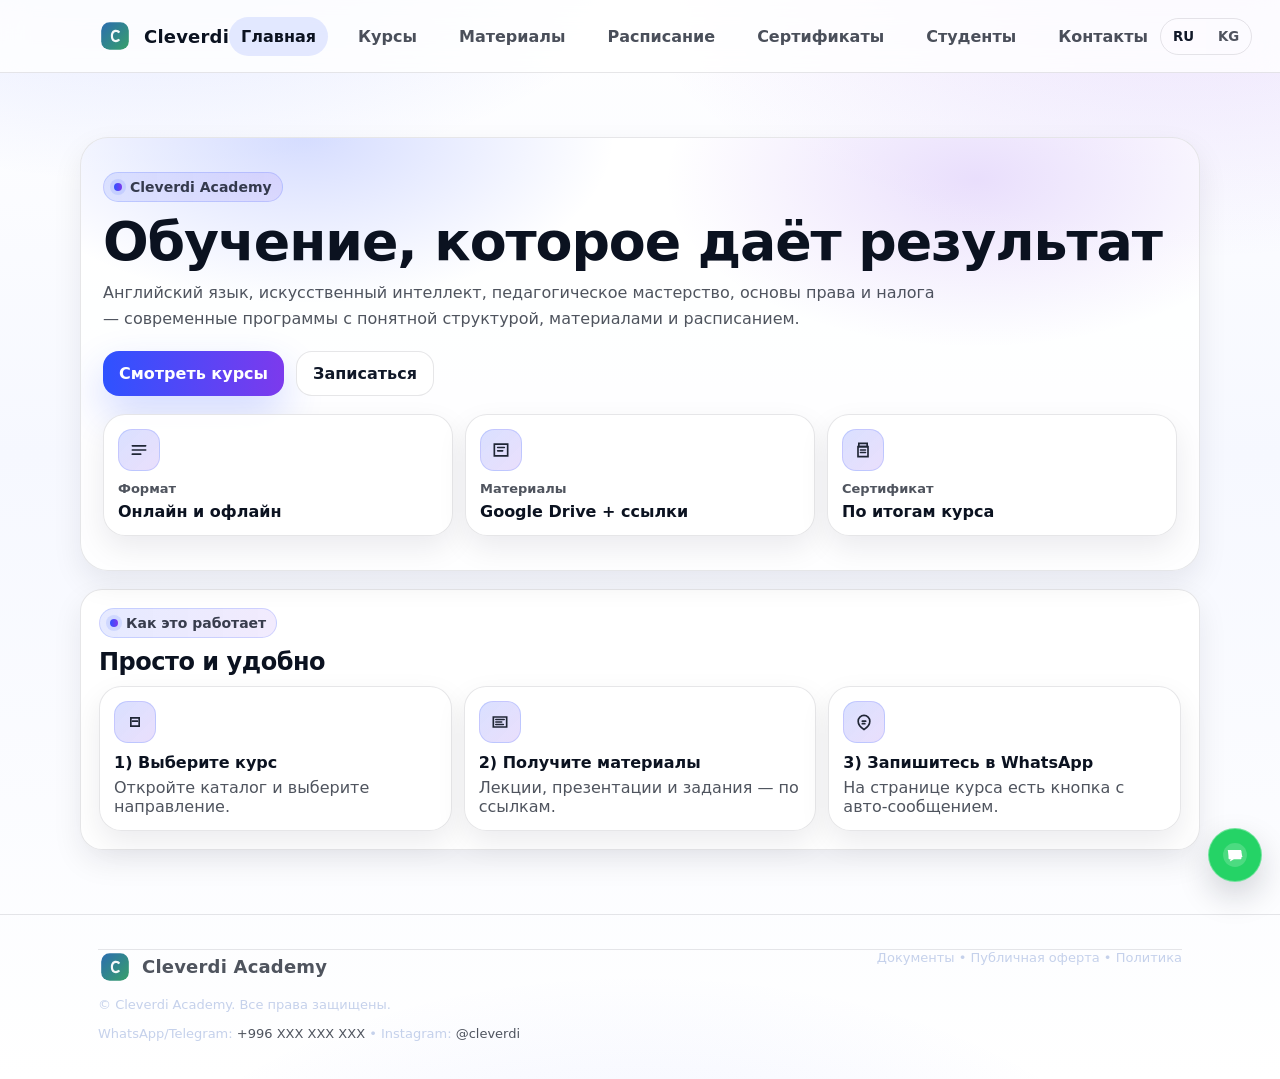
<file: index.html>
<!doctype html>
<html lang="ru">
<head>
  <meta charset="utf-8"/>
  <meta name="viewport" content="width=device-width,initial-scale=1"/>
  <meta name="description" content="Cleverdi Academy — учебный центр: английский, искусственный интеллект, личностное развитие."/>
  <title>Cleverdi Academy</title>
  <link rel="stylesheet" href="assets/css/styles.css"/>
</head>
<body>
  <header class="topbar">
    <div class="container">
      <div class="nav">
        <a class="brand" href="index.html">
          <img src="assets/img/logo.svg" alt="Cleverdi"/>
          <span>Cleverdi</span>
        </a>

        <nav class="navlinks" aria-label="Main navigation">
          <a href="index.html" data-i18n="nav_home"></a>
          <a href="courses.html" data-i18n="nav_courses"></a>
          <a href="materials.html" data-i18n="nav_materials"></a>
          <a href="schedule.html" data-i18n="nav_schedule"></a>
          <a href="certificates.html" data-i18n="nav_certs"></a>
          <a href="students-info.html" data-i18n="nav_students_info"></a>
          <a href="contacts.html" data-i18n="nav_contacts"></a>
        </nav>

        <div class="actions">
          <div class="lang" role="group" aria-label="Language switcher">
            <button type="button" data-lang="ru">RU</button>
            <button type="button" data-lang="kg">KG</button>
          </div>
          <button class="burger" type="button" data-burger aria-label="Menu" aria-expanded="false">
            <svg viewBox="0 0 24 24" fill="none" aria-hidden="true">
              <path d="M4 7h16M4 12h16M4 17h16" stroke="#101828" stroke-width="2" stroke-linecap="round"/>
            </svg>
          </button>
        </div>
      </div>

      <div class="mobilemenu" data-mobilemenu>
        <a href="index.html" data-i18n="nav_home"></a>
        <a href="courses.html" data-i18n="nav_courses"></a>
        <a href="materials.html" data-i18n="nav_materials"></a>
        <a href="schedule.html" data-i18n="nav_schedule"></a>
        <a href="certificates.html" data-i18n="nav_certs"></a>
        <a href="students-info.html" data-i18n="nav_students_info"></a>
        <a href="contacts.html" data-i18n="nav_contacts"></a>
      </div>
    </div>
  </header>

  

  <main class="container section">
    <section class="hero-card" style="padding: 34px 22px;">
      <div class="kicker">Cleverdi Academy</div>
      <h1 class="h1" style="margin:12px 0 10px; font-size: clamp(30px, 4.2vw, 54px); line-height: 1.04;">
        Обучение, которое даёт результат
      </h1>
      <p class="muted" style="margin:0; max-width: 82ch;">
        Английский язык, искусственный интеллект, педагогическое мастерство, основы права и налога — современные программы с понятной структурой, материалами и расписанием.
      </p>

      <div style="display:flex; gap:12px; flex-wrap:wrap; margin-top:18px;">
        <a class="btn primary" href="courses.html">Смотреть курсы</a>
        <a class="btn" href="contacts.html">Записаться</a>
      </div>

      <div class="grid-3" style="margin-top:18px; gap:12px;">
        <div class="card" style="padding:14px;">
          <div class="icon-badge" aria-hidden="true">
  <svg viewBox="0 0 24 24" fill="none"><path d="M4 7h16M4 12h16M4 17h10" stroke-width="2" stroke-linecap="round"/></svg>
</div>
<div class="muted" style="font-size:13px; font-weight:850;">Формат</div>
          <div style="font-weight:900; margin-top:6px;">Онлайн и офлайн</div>
        </div>
        <div class="card" style="padding:14px;">
          <div class="icon-badge" aria-hidden="true">
  <svg viewBox="0 0 24 24" fill="none"><path d="M4 5h16v14H4z" stroke-width="2"/><path d="M8 9h8M8 13h6" stroke-width="2" stroke-linecap="round"/></svg>
</div>
<div class="muted" style="font-size:13px; font-weight:850;">Материалы</div>
          <div style="font-weight:900; margin-top:6px;">Google Drive + ссылки</div>
        </div>
        <div class="card" style="padding:14px;">
          <div class="icon-badge" aria-hidden="true">
  <svg viewBox="0 0 24 24" fill="none"><path d="M7 4h10v4H7z" stroke-width="2"/><path d="M6 8h12v12H6z" stroke-width="2"/><path d="M9 12h6M9 15h6" stroke-width="2" stroke-linecap="round"/></svg>
</div>
<div class="muted" style="font-size:13px; font-weight:850;">Сертификат</div>
          <div style="font-weight:900; margin-top:6px;">По итогам курса</div>
        </div>
      </div>
    </section>

    <section style="margin-top:18px;">
      <div class="card" style="padding:18px;">
        <div class="kicker">Как это работает</div>
        <h2 class="h2" style="margin:10px 0 8px;">Просто и удобно</h2>
        <div class="grid-3" style="gap:12px; margin-top:10px;">
          <div class="card" style="padding:14px;">
            <div class="icon-badge" aria-hidden="true">
  <svg viewBox="0 0 24 24" fill="none"><path d="M7 7h10v10H7z" stroke-width="2"/><path d="M9 11h6" stroke-width="2" stroke-linecap="round"/></svg>
</div>
<div style="font-weight:900;">1) Выберите курс</div>
            <div class="muted" style="margin-top:6px;">Откройте каталог и выберите направление.</div>
          </div>
          <div class="card" style="padding:14px;">
            <div class="icon-badge" aria-hidden="true">
  <svg viewBox="0 0 24 24" fill="none"><path d="M4 6h16v12H4z" stroke-width="2"/><path d="M7 9h10M7 12h7M7 15h9" stroke-width="2" stroke-linecap="round"/></svg>
</div>
<div style="font-weight:900;">2) Получите материалы</div>
            <div class="muted" style="margin-top:6px;">Лекции, презентации и задания — по ссылкам.</div>
          </div>
          <div class="card" style="padding:14px;">
            <div class="icon-badge" aria-hidden="true">
  <svg viewBox="0 0 24 24" fill="none"><path d="M12 21s7-4.5 7-10a7 7 0 0 0-14 0c0 5.5 7 10 7 10z" stroke-width="2"/><path d="M10 11h4M10 14h3" stroke-width="2" stroke-linecap="round"/></svg>
</div>
<div style="font-weight:900;">3) Запишитесь в WhatsApp</div>
            <div class="muted" style="margin-top:6px;">На странице курса есть кнопка с авто‑сообщением.</div>
          </div>
        </div>
      </div>
    </section>
  </main>



  <footer class="footer">
    <div class="container">
      <div class="footer-grid">
        <div>
          <div class="brand" style="gap:10px">
            <img src="assets/img/logo.svg" alt="Cleverdi"/>
            <span>Cleverdi Academy</span>
          </div>
          <p class="smallprint" style="margin:10px 0 0" data-i18n="footer_copy"></p>
          <p class="smallprint" style="margin:8px 0 0">WhatsApp/Telegram: <a href="#" title="Replace link">+996 XXX XXX XXX</a> • Instagram: <a href="#" title="Replace link">@cleverdi</a></p>
        </div>
        <div class="smallprint" style="text-align:right" data-i18n="footer_right"></div>
      </div>
    </div>
  </footer>

  <script src="assets/js/main.js"></script>
  <script src="assets/js/nav-active.js"></script>
</body>
</html>
</file>
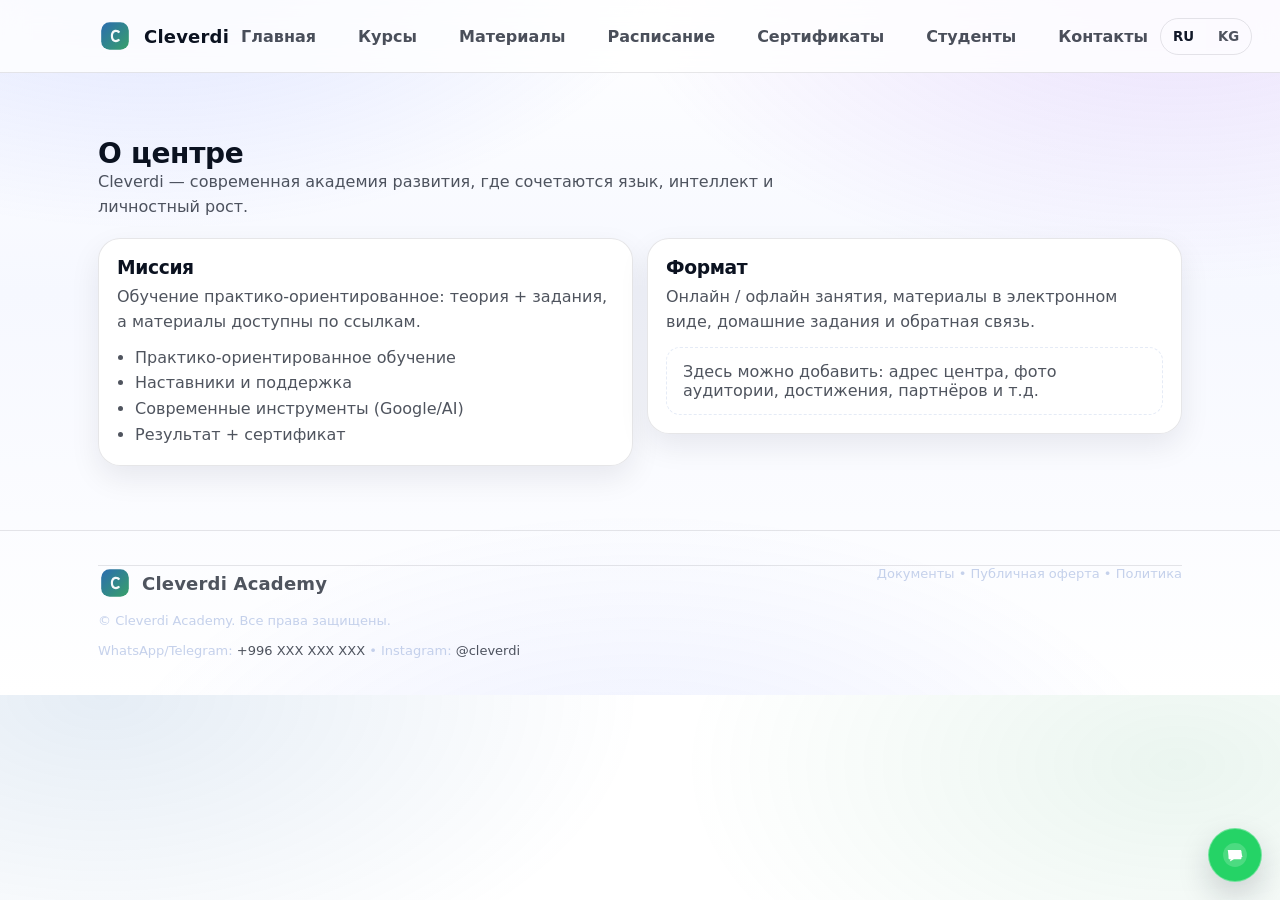
<file: about.html>
<!doctype html>
<html lang="ru">
<head>
  <meta charset="utf-8"/>
  <meta name="viewport" content="width=device-width,initial-scale=1"/>
  <meta name="description" content="Cleverdi Academy — учебный центр: английский, искусственный интеллект, личностное развитие."/>
  <title>Cleverdi Academy</title>
  <link rel="stylesheet" href="assets/css/styles.css"/>
</head>
<body>
  <header class="topbar">
    <div class="container">
      <div class="nav">
        <a class="brand" href="index.html">
          <img src="assets/img/logo.svg" alt="Cleverdi"/>
          <span>Cleverdi</span>
        </a>

        <nav class="navlinks" aria-label="Main navigation">
          <a href="index.html" data-i18n="nav_home"></a>
          <a href="courses.html" data-i18n="nav_courses"></a>
          <a href="materials.html" data-i18n="nav_materials"></a>
          <a href="schedule.html" data-i18n="nav_schedule"></a>
          <a href="certificates.html" data-i18n="nav_certs"></a>
          <a href="students-info.html" data-i18n="nav_students_info"></a>
          <a href="contacts.html" data-i18n="nav_contacts"></a>
        </nav>

        <div class="actions">
          <div class="lang" role="group" aria-label="Language switcher">
            <button type="button" data-lang="ru">RU</button>
            <button type="button" data-lang="kg">KG</button>
          </div>
          <button class="burger" type="button" data-burger aria-label="Menu" aria-expanded="false">
            <svg viewBox="0 0 24 24" fill="none" aria-hidden="true">
              <path d="M4 7h16M4 12h16M4 17h16" stroke="#101828" stroke-width="2" stroke-linecap="round"/>
            </svg>
          </button>
        </div>
      </div>

      <div class="mobilemenu" data-mobilemenu>
        <a href="index.html" data-i18n="nav_home"></a>
        <a href="courses.html" data-i18n="nav_courses"></a>
        <a href="materials.html" data-i18n="nav_materials"></a>
        <a href="schedule.html" data-i18n="nav_schedule"></a>
        <a href="certificates.html" data-i18n="nav_certs"></a>
        <a href="students-info.html" data-i18n="nav_students_info"></a>
        <a href="contacts.html" data-i18n="nav_contacts"></a>
      </div>
    </div>
  </header>

  
<main class="section">
  <div class="container">
    <div class="section-title">
      <div>
        <h2 data-i18n="page_title_about"></h2>
        <p data-i18n="about_p1"></p>
      </div>
    </div>

    <div class="split">
      <div class="card panel">
        <h3>Миссия</h3>
        <p data-i18n="about_p2"></p>
        <ul>
          <li>Практико-ориентированное обучение</li>
          <li>Наставники и поддержка</li>
          <li>Современные инструменты (Google/AI)</li>
          <li>Результат + сертификат</li>
        </ul>
      </div>
      <div class="card panel">
        <h3>Формат</h3>
        <p>Онлайн / офлайн занятия, материалы в электронном виде, домашние задания и обратная связь.</p>
        <div class="notice" style="margin-top:12px">
          Здесь можно добавить: адрес центра, фото аудитории, достижения, партнёров и т.д.
        </div>
      </div>
    </div>
  </div>
</main>


  <footer class="footer">
    <div class="container">
      <div class="footer-grid">
        <div>
          <div class="brand" style="gap:10px">
            <img src="assets/img/logo.svg" alt="Cleverdi"/>
            <span>Cleverdi Academy</span>
          </div>
          <p class="smallprint" style="margin:10px 0 0" data-i18n="footer_copy"></p>
          <p class="smallprint" style="margin:8px 0 0">WhatsApp/Telegram: <a href="#" title="Replace link">+996 XXX XXX XXX</a> • Instagram: <a href="#" title="Replace link">@cleverdi</a></p>
        </div>
        <div class="smallprint" style="text-align:right" data-i18n="footer_right"></div>
      </div>
    </div>
  </footer>

  <script src="assets/js/main.js"></script>
  <script src="assets/js/nav-active.js"></script>
</body>
</html>
</file>
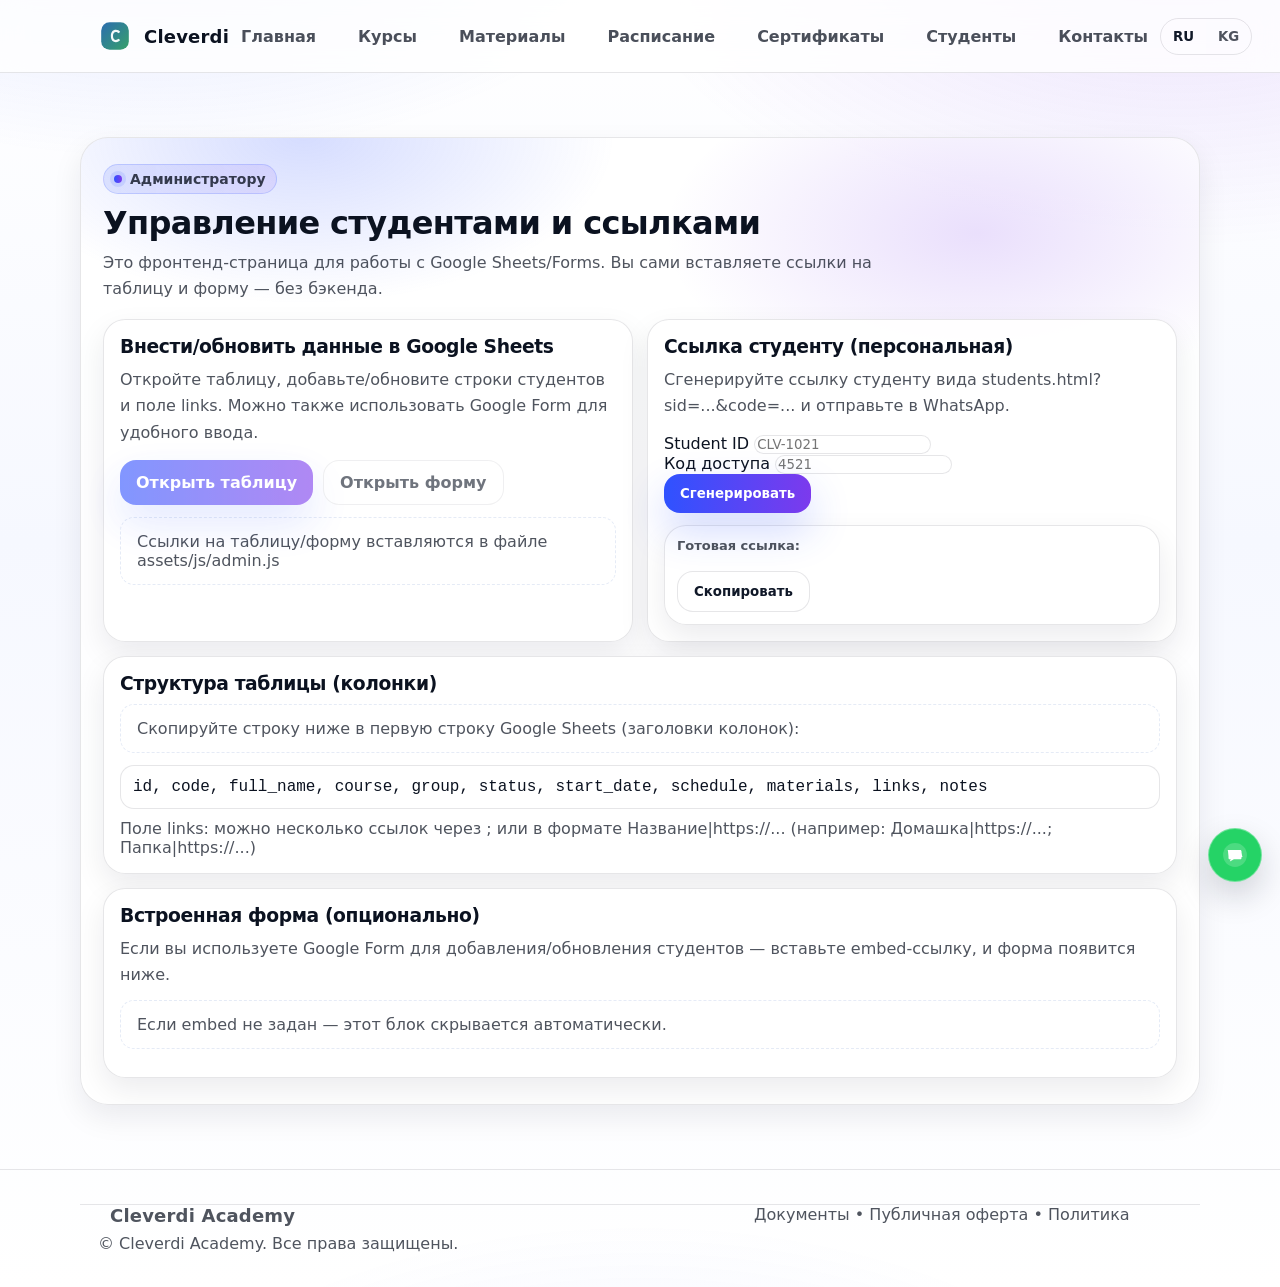
<file: admin.html>
<!doctype html>
<html lang="ru">
<head>
  <meta charset="utf-8" />
  <meta name="viewport" content="width=device-width, initial-scale=1" />
  <title data-i18n="page_admin_title">Cleverdi — Администратору</title>
  <link rel="stylesheet" href="assets/css/styles.css" />
</head>
<body>
  <header class="topbar">
    <div class="container">
      <div class="nav">
        <a class="brand" href="index.html">
          <img src="assets/img/logo.svg" alt="Cleverdi"/>
          <span>Cleverdi</span>
        </a>

        <nav class="navlinks" aria-label="Main navigation">
          <a href="index.html" data-i18n="nav_home"></a>
          <a href="courses.html" data-i18n="nav_courses"></a>
          <a href="materials.html" data-i18n="nav_materials"></a>
          <a href="schedule.html" data-i18n="nav_schedule"></a>
          <a href="certificates.html" data-i18n="nav_certs"></a>
          <a href="students-info.html" data-i18n="nav_students_info"></a>
          <a href="contacts.html" data-i18n="nav_contacts"></a>
        </nav>

        <div class="actions">
          <div class="lang" role="group" aria-label="Language switcher">
            <button type="button" data-lang="ru">RU</button>
            <button type="button" data-lang="kg">KG</button>
          </div>
          <button class="burger" type="button" data-burger aria-label="Menu" aria-expanded="false">
            <svg viewBox="0 0 24 24" fill="none" aria-hidden="true">
              <path d="M4 7h16M4 12h16M4 17h16" stroke="#101828" stroke-width="2" stroke-linecap="round"/>
            </svg>
          </button>
        </div>
      </div>

      <div class="mobilemenu" data-mobilemenu>
        <a href="index.html" data-i18n="nav_home"></a>
        <a href="courses.html" data-i18n="nav_courses"></a>
        <a href="materials.html" data-i18n="nav_materials"></a>
        <a href="schedule.html" data-i18n="nav_schedule"></a>
        <a href="certificates.html" data-i18n="nav_certs"></a>
        <a href="students-info.html" data-i18n="nav_students_info"></a>
        <a href="contacts.html" data-i18n="nav_contacts"></a>
      </div>
    </div>
  </header>

  <main class="container section">
    <div class="hero-card" style="padding: 26px 22px;">
      <div class="kicker" data-i18n="admin_kicker"></div>
      <h1 class="h2" style="margin:10px 0 8px;" data-i18n="admin_h1"></h1>
      <p class="muted" style="margin:0 0 16px; max-width: 78ch;" data-i18n="admin_lead"></p>

      <div class="grid-2" style="gap:14px;">
        <div class="card" style="padding:16px;">
          <h3 style="margin:0 0 10px;" data-i18n="admin_links_title"></h3>
          <p class="muted" style="margin:0 0 14px;" data-i18n="admin_links_text"></p>
          <div style="display:flex; gap:10px; flex-wrap:wrap;">
            <a class="btn primary" id="btnOpenSheet" href="#" target="_blank" rel="noopener" data-i18n="admin_open_sheet"></a>
            <a class="btn" id="btnOpenForm" href="#" target="_blank" rel="noopener" data-i18n="admin_open_form"></a>
          </div>
          <div class="notice" style="margin-top:12px;" data-i18n="admin_hint"></div>
        </div>

        <div class="card" style="padding:16px;">
          <h3 style="margin:0 0 10px;" data-i18n="admin_student_link_title"></h3>
          <p class="muted" style="margin:0 0 14px;" data-i18n="admin_student_link_text"></p>

          <form id="linkGen" class="form-grid" style="grid-template-columns: 1fr 1fr auto;">
            <div class="form-field">
              <label class="label" for="gSid" data-i18n="students_id_label"></label>
              <input class="input" id="gSid" placeholder="CLV-1021" required />
            </div>
            <div class="form-field">
              <label class="label" for="gCode" data-i18n="students_code_label"></label>
              <input class="input" id="gCode" placeholder="4521" required />
            </div>
            <div class="form-field" style="align-self:end;">
              <button class="btn primary" type="submit" data-i18n="admin_generate"></button>
            </div>
          </form>

          <div class="card" style="padding:12px; margin-top:12px; background: rgba(255,255,255,.8)">
            <div class="muted" style="font-size:13px; font-weight:800;" data-i18n="admin_result_label"></div>
            <div id="genOut" style="margin-top:8px; font-weight:800; overflow-wrap:anywhere;"></div>
            <button class="btn" id="btnCopy" type="button" style="margin-top:10px;" data-i18n="admin_copy"></button>
          </div>
        </div>
      </div>

      <div class="card" style="padding:16px; margin-top:14px;">
        <h3 style="margin:0 0 10px;" data-i18n="admin_columns_title"></h3>
        <div class="notice" data-i18n="admin_columns_text"></div>
        <div class="codeblock" style="margin-top:12px; padding:12px; border:1px solid var(--line); border-radius:14px; background:#fff; font-family: ui-monospace, SFMono-Regular, Menlo, Monaco, Consolas, 'Liberation Mono', 'Courier New', monospace;">
id, code, full_name, course, group, status, start_date, schedule, materials, links, notes
        </div>
        <div class="muted" style="margin-top:10px;" data-i18n="admin_links_format"></div>
      </div>

      <div class="card" style="padding:16px; margin-top:14px;">
        <h3 style="margin:0 0 10px;" data-i18n="admin_embed_title"></h3>
        <p class="muted" style="margin:0 0 12px;" data-i18n="admin_embed_text"></p>
        <div class="notice" data-i18n="admin_embed_note"></div>
        <div style="margin-top:12px;">
          <iframe id="adminEmbed" title="Google Form" style="width:100%; height:560px; border:1px solid var(--line); border-radius:16px; background:#fff;" src=""></iframe>
        </div>
      </div>

    </div>
  </main>

  <footer class="footer">
    <div class="container footer-grid">
      <div>
        <div class="brand">
          <span class="logo-dot"></span>
          <span class="brand-name">Cleverdi Academy</span>
        </div>
        <div class="muted" style="margin-top:8px;" data-i18n="footer_copy"></div>
      </div>
      <div class="muted footer-right" data-i18n="footer_right"></div>
    </div>
  </footer>

  <script src="assets/js/main.js"></script>
  <script src="assets/js/nav-active.js"></script>
  <script src="assets/js/admin.js"></script>
</body>
</html>
</file>
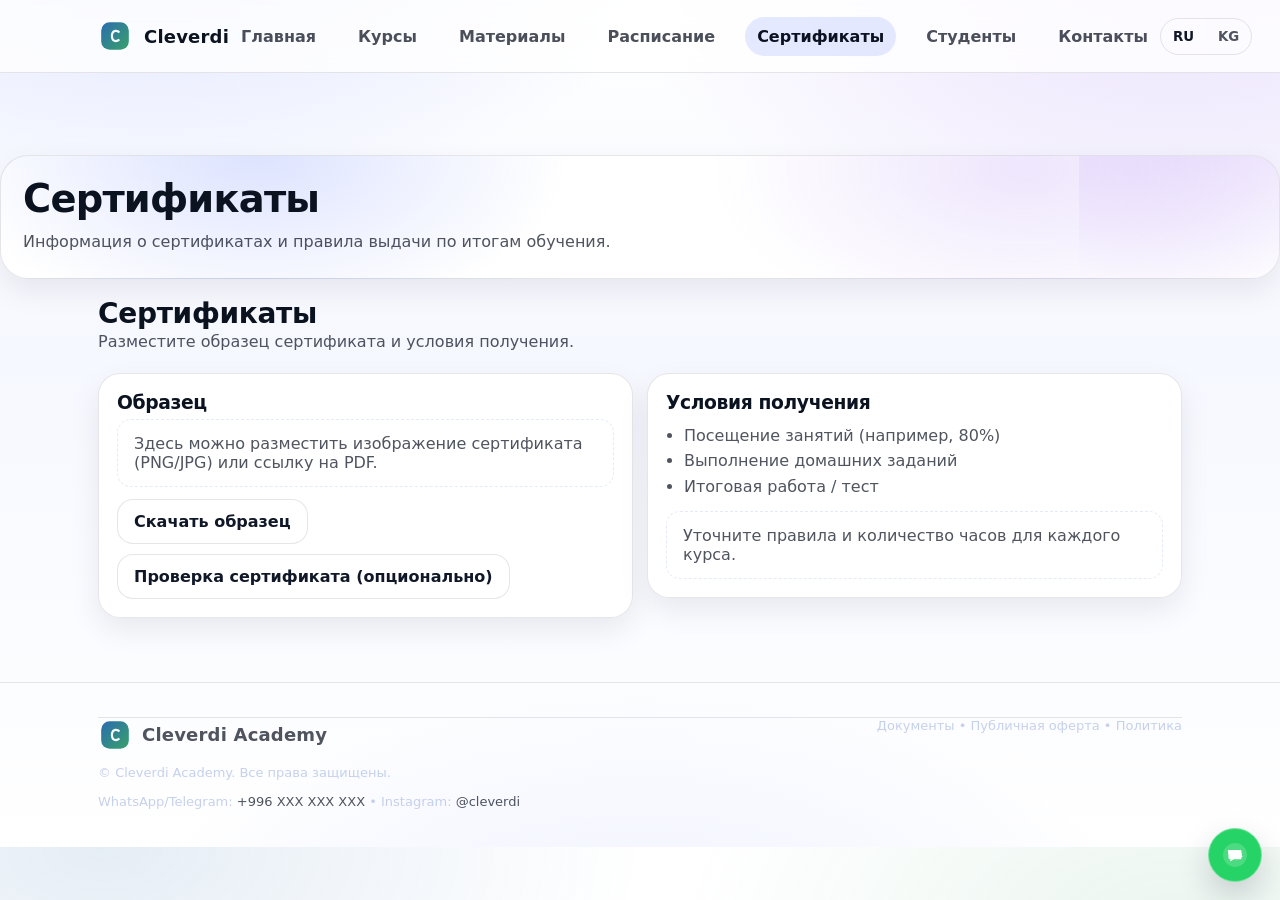
<file: certificates.html>
<!doctype html>
<html lang="ru">
<head>
  <meta charset="utf-8"/>
  <meta name="viewport" content="width=device-width,initial-scale=1"/>
  <meta name="description" content="Cleverdi Academy — учебный центр: английский, искусственный интеллект, личностное развитие."/>
  <title>Cleverdi Academy</title>
  <link rel="stylesheet" href="assets/css/styles.css"/>
</head>
<body>
  <header class="topbar">
    <div class="container">
      <div class="nav">
        <a class="brand" href="index.html">
          <img src="assets/img/logo.svg" alt="Cleverdi"/>
          <span>Cleverdi</span>
        </a>

        <nav class="navlinks" aria-label="Main navigation">
          <a href="index.html" data-i18n="nav_home"></a>
          <a href="courses.html" data-i18n="nav_courses"></a>
          <a href="materials.html" data-i18n="nav_materials"></a>
          <a href="schedule.html" data-i18n="nav_schedule"></a>
          <a href="certificates.html" data-i18n="nav_certs"></a>
          <a href="students-info.html" data-i18n="nav_students_info"></a>
          <a href="contacts.html" data-i18n="nav_contacts"></a>
        </nav>

        <div class="actions">
          <div class="lang" role="group" aria-label="Language switcher">
            <button type="button" data-lang="ru">RU</button>
            <button type="button" data-lang="kg">KG</button>
          </div>
          <button class="burger" type="button" data-burger aria-label="Menu" aria-expanded="false">
            <svg viewBox="0 0 24 24" fill="none" aria-hidden="true">
              <path d="M4 7h16M4 12h16M4 17h16" stroke="#101828" stroke-width="2" stroke-linecap="round"/>
            </svg>
          </button>
        </div>
      </div>

      <div class="mobilemenu" data-mobilemenu>
        <a href="index.html" data-i18n="nav_home"></a>
        <a href="courses.html" data-i18n="nav_courses"></a>
        <a href="materials.html" data-i18n="nav_materials"></a>
        <a href="schedule.html" data-i18n="nav_schedule"></a>
        <a href="certificates.html" data-i18n="nav_certs"></a>
        <a href="students-info.html" data-i18n="nav_students_info"></a>
        <a href="contacts.html" data-i18n="nav_contacts"></a>
      </div>
    </div>
  </header>

  
<main class="section">
  
    <section class="page-hero">
      <h1>Сертификаты</h1>
      <p>Информация о сертификатах и правила выдачи по итогам обучения.</p>
    </section>
<div class="container">
    <div class="section-title">
      <div>
        <h2 data-i18n="page_title_certs"></h2>
        <p data-i18n="certs_p"></p>
      </div>
    </div>

    <div class="split">
      <div class="card panel">
        <h3>Образец</h3>
        <div class="notice">Здесь можно разместить изображение сертификата (PNG/JPG) или ссылку на PDF.</div>
        <div style="margin-top:12px; display:flex; gap:10px; flex-wrap:wrap">
          <a class="btn" href="#" target="_blank" rel="noopener">Скачать образец</a>
          <a class="btn" href="#" target="_blank" rel="noopener">Проверка сертификата (опционально)</a>
        </div>
      </div>
      <div class="card panel">
        <h3>Условия получения</h3>
        <ul>
          <li>Посещение занятий (например, 80%)</li>
          <li>Выполнение домашних заданий</li>
          <li>Итоговая работа / тест</li>
        </ul>
        <div class="notice" style="margin-top:12px">Уточните правила и количество часов для каждого курса.</div>
      </div>
    </div>
  </div>
</main>


  <footer class="footer">
    <div class="container">
      <div class="footer-grid">
        <div>
          <div class="brand" style="gap:10px">
            <img src="assets/img/logo.svg" alt="Cleverdi"/>
            <span>Cleverdi Academy</span>
          </div>
          <p class="smallprint" style="margin:10px 0 0" data-i18n="footer_copy"></p>
          <p class="smallprint" style="margin:8px 0 0">WhatsApp/Telegram: <a href="#" title="Replace link">+996 XXX XXX XXX</a> • Instagram: <a href="#" title="Replace link">@cleverdi</a></p>
        </div>
        <div class="smallprint" style="text-align:right" data-i18n="footer_right"></div>
      </div>
    </div>
  </footer>

  <script src="assets/js/main.js"></script>
  <script src="assets/js/nav-active.js"></script>
</body>
</html>
</file>
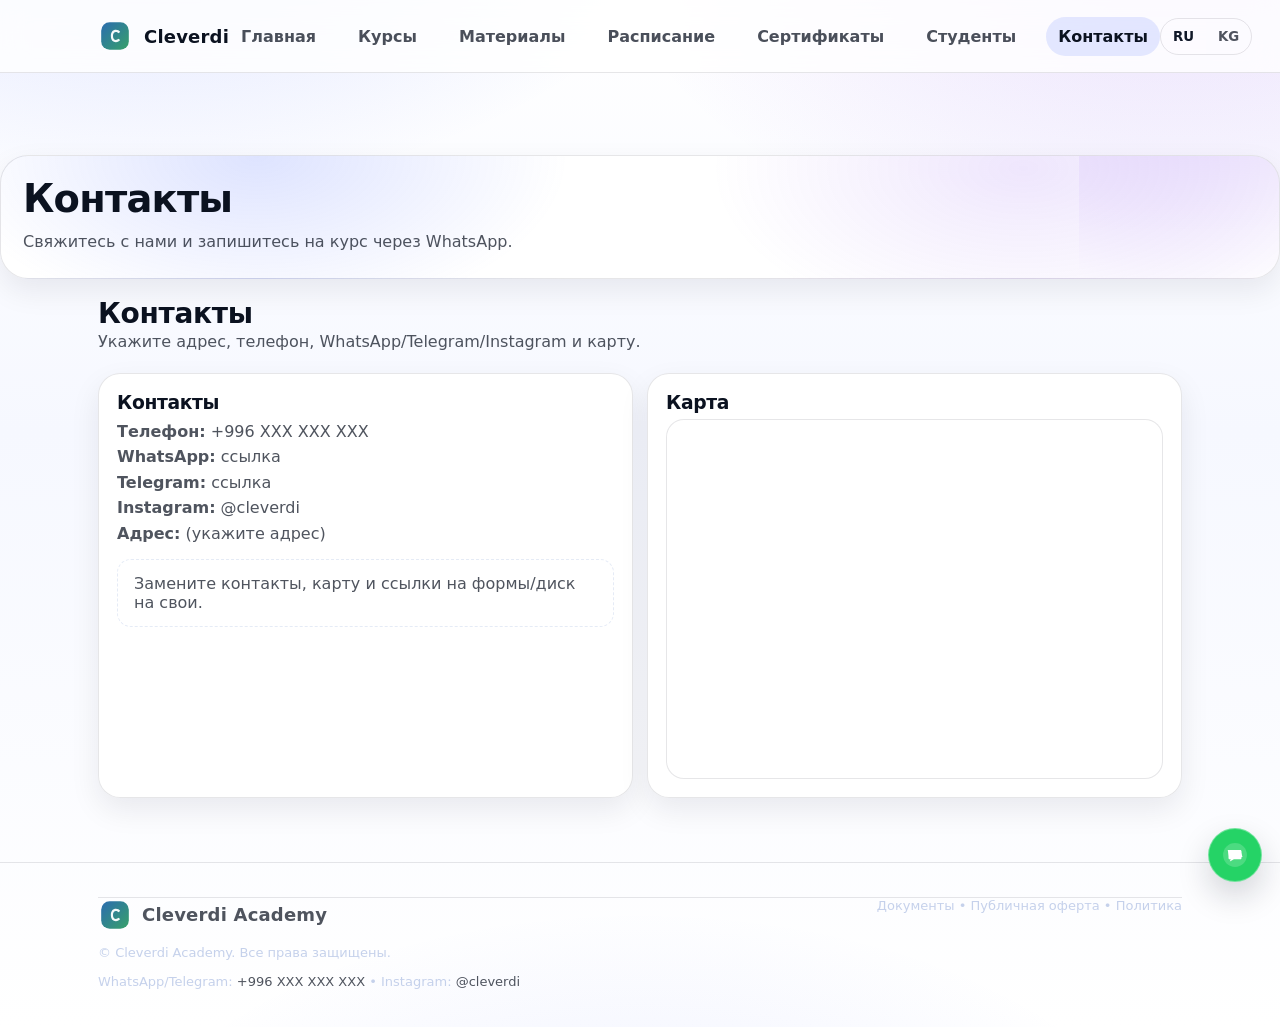
<file: contacts.html>
<!doctype html>
<html lang="ru">
<head>
  <meta charset="utf-8"/>
  <meta name="viewport" content="width=device-width,initial-scale=1"/>
  <meta name="description" content="Cleverdi Academy — учебный центр: английский, искусственный интеллект, личностное развитие."/>
  <title>Cleverdi Academy</title>
  <link rel="stylesheet" href="assets/css/styles.css"/>
</head>
<body>
  <header class="topbar">
    <div class="container">
      <div class="nav">
        <a class="brand" href="index.html">
          <img src="assets/img/logo.svg" alt="Cleverdi"/>
          <span>Cleverdi</span>
        </a>

        <nav class="navlinks" aria-label="Main navigation">
          <a href="index.html" data-i18n="nav_home"></a>
          <a href="courses.html" data-i18n="nav_courses"></a>
          <a href="materials.html" data-i18n="nav_materials"></a>
          <a href="schedule.html" data-i18n="nav_schedule"></a>
          <a href="certificates.html" data-i18n="nav_certs"></a>
          <a href="students-info.html" data-i18n="nav_students_info"></a>
          <a href="contacts.html" data-i18n="nav_contacts"></a>
        </nav>

        <div class="actions">
          <div class="lang" role="group" aria-label="Language switcher">
            <button type="button" data-lang="ru">RU</button>
            <button type="button" data-lang="kg">KG</button>
          </div>
          <button class="burger" type="button" data-burger aria-label="Menu" aria-expanded="false">
            <svg viewBox="0 0 24 24" fill="none" aria-hidden="true">
              <path d="M4 7h16M4 12h16M4 17h16" stroke="#101828" stroke-width="2" stroke-linecap="round"/>
            </svg>
          </button>
        </div>
      </div>

      <div class="mobilemenu" data-mobilemenu>
        <a href="index.html" data-i18n="nav_home"></a>
        <a href="courses.html" data-i18n="nav_courses"></a>
        <a href="materials.html" data-i18n="nav_materials"></a>
        <a href="schedule.html" data-i18n="nav_schedule"></a>
        <a href="certificates.html" data-i18n="nav_certs"></a>
        <a href="students-info.html" data-i18n="nav_students_info"></a>
        <a href="contacts.html" data-i18n="nav_contacts"></a>
      </div>
    </div>
  </header>

  
<main class="section">
  
    <section class="page-hero">
      <h1>Контакты</h1>
      <p>Свяжитесь с нами и запишитесь на курс через WhatsApp.</p>
    </section>
<div class="container">
    <div class="section-title">
      <div>
        <h2 data-i18n="page_title_contacts"></h2>
        <p data-i18n="contacts_p"></p>
      </div>
</div>

    <div class="grid-2">
      <div class="card panel">
        <h3>Контакты</h3>
        <p><strong>Телефон:</strong> +996 XXX XXX XXX</p>
        <p><strong>WhatsApp:</strong> ссылка</p>
        <p><strong>Telegram:</strong> ссылка</p>
        <p><strong>Instagram:</strong> @cleverdi</p>
        <p><strong>Адрес:</strong> (укажите адрес)</p>
        <div class="notice" style="margin-top:12px" data-i18n="contact_note"></div>
      </div>

      <div class="card panel">
        <h3>Карта</h3>
        <div class="embed" style="height:360px">
          <!-- Вставьте Google Maps embed -->
          <iframe src="about:blank" title="Map embed"></iframe>
        </div>
      </div>
    </div>
  </div>
</main>


  <footer class="footer">
    <div class="container">
      <div class="footer-grid">
        <div>
          <div class="brand" style="gap:10px">
            <img src="assets/img/logo.svg" alt="Cleverdi"/>
            <span>Cleverdi Academy</span>
          </div>
          <p class="smallprint" style="margin:10px 0 0" data-i18n="footer_copy"></p>
          <p class="smallprint" style="margin:8px 0 0">WhatsApp/Telegram: <a href="#" title="Replace link">+996 XXX XXX XXX</a> • Instagram: <a href="#" title="Replace link">@cleverdi</a></p>
        </div>
        <div class="smallprint" style="text-align:right" data-i18n="footer_right"></div>
      </div>
    </div>
  </footer>

  <script src="assets/js/main.js"></script>
  <script src="assets/js/nav-active.js"></script>
</body>
</html>
</file>
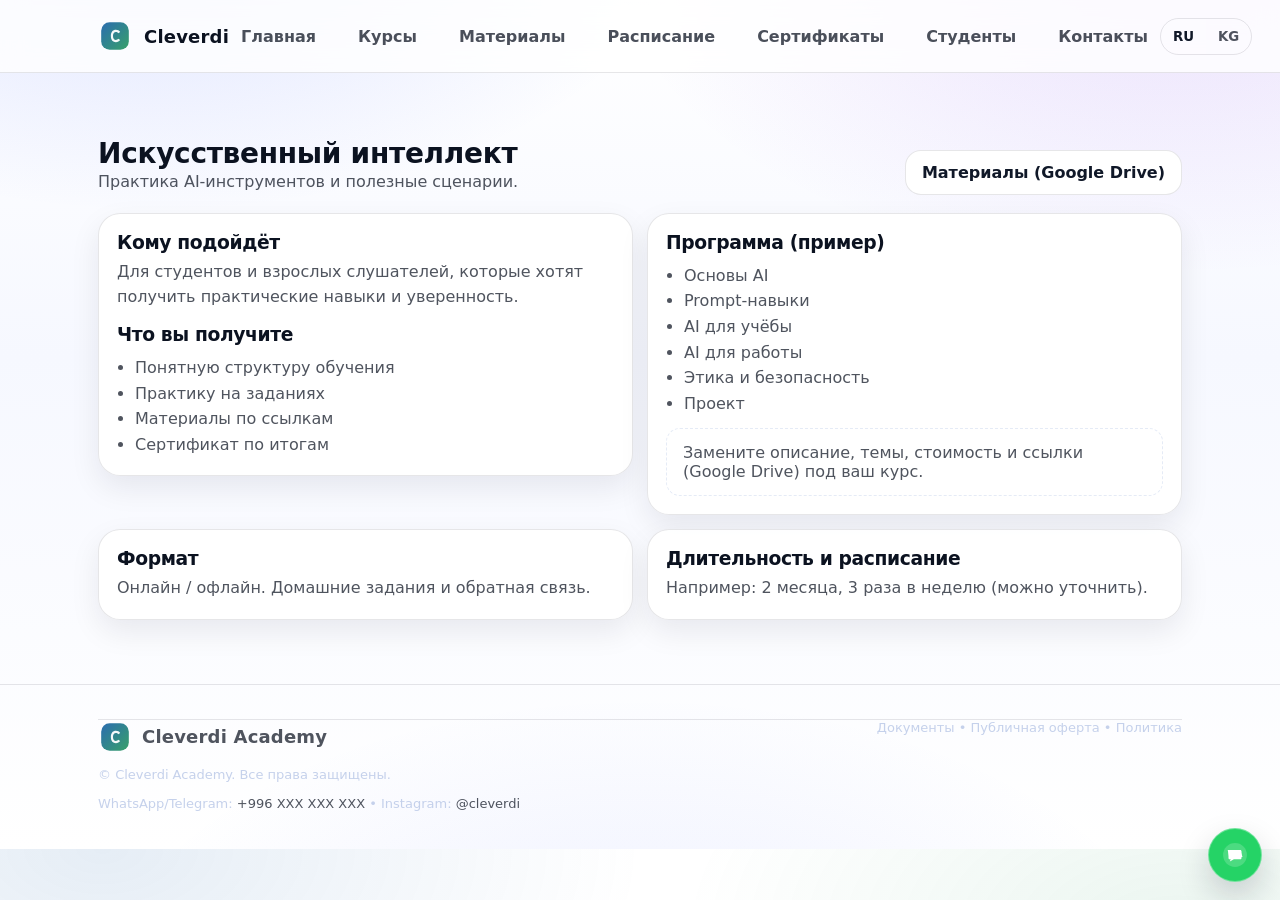
<file: course-ai.html>
<!doctype html>
<html lang="ru">
<head>
  <meta charset="utf-8"/>
  <meta name="viewport" content="width=device-width,initial-scale=1"/>
  <meta name="description" content="Cleverdi Academy — учебный центр: английский, искусственный интеллект, личностное развитие."/>
  <title>Cleverdi Academy</title>
  <link rel="stylesheet" href="assets/css/styles.css"/>
</head>
<body>
  <header class="topbar">
    <div class="container">
      <div class="nav">
        <a class="brand" href="index.html">
          <img src="assets/img/logo.svg" alt="Cleverdi"/>
          <span>Cleverdi</span>
        </a>

        <nav class="navlinks" aria-label="Main navigation">
          <a href="index.html" data-i18n="nav_home"></a>
          <a href="courses.html" data-i18n="nav_courses"></a>
          <a href="materials.html" data-i18n="nav_materials"></a>
          <a href="schedule.html" data-i18n="nav_schedule"></a>
          <a href="certificates.html" data-i18n="nav_certs"></a>
          <a href="students-info.html" data-i18n="nav_students_info"></a>
          <a href="contacts.html" data-i18n="nav_contacts"></a>
        </nav>

        <div class="actions">
          <div class="lang" role="group" aria-label="Language switcher">
            <button type="button" data-lang="ru">RU</button>
            <button type="button" data-lang="kg">KG</button>
          </div>
          <button class="burger" type="button" data-burger aria-label="Menu" aria-expanded="false">
            <svg viewBox="0 0 24 24" fill="none" aria-hidden="true">
              <path d="M4 7h16M4 12h16M4 17h16" stroke="#101828" stroke-width="2" stroke-linecap="round"/>
            </svg>
          </button>
        </div>
      </div>

      <div class="mobilemenu" data-mobilemenu>
        <a href="index.html" data-i18n="nav_home"></a>
        <a href="courses.html" data-i18n="nav_courses"></a>
        <a href="materials.html" data-i18n="nav_materials"></a>
        <a href="schedule.html" data-i18n="nav_schedule"></a>
        <a href="certificates.html" data-i18n="nav_certs"></a>
        <a href="students-info.html" data-i18n="nav_students_info"></a>
        <a href="contacts.html" data-i18n="nav_contacts"></a>
      </div>
    </div>
  </header>

  
<main class="section">
  <div class="container">
    <div class="section-title">
      <div>
        <h2>Искусственный интеллект</h2>
        <p>Практика AI-инструментов и полезные сценарии.</p>
      </div>
      <div style="display:flex; gap:10px; flex-wrap:wrap">
        <a class="btn" href="#">Материалы (Google Drive)</a>
        </div>
    </div>

    <div class="split">
      <div class="card panel">
        <h3>Кому подойдёт</h3>
        <p>Для студентов и взрослых слушателей, которые хотят получить практические навыки и уверенность.</p>
        <h3 style="margin-top:14px">Что вы получите</h3>
        <ul>
          <li>Понятную структуру обучения</li>
          <li>Практику на заданиях</li>
          <li>Материалы по ссылкам</li>
          <li>Сертификат по итогам</li>
        </ul>
      </div>
      <div class="card panel">
        <h3>Программа (пример)</h3>
        <ul>
          <li>Основы AI</li>
<li>Prompt-навыки</li>
<li>AI для учёбы</li>
<li>AI для работы</li>
<li>Этика и безопасность</li>
<li>Проект</li>
        </ul>
        <div class="notice" style="margin-top:12px">
          Замените описание, темы, стоимость и ссылки (Google Drive) под ваш курс.
        </div>
      </div>
    </div>

    <div class="grid-2" style="margin-top:14px">
      <div class="card panel">
        <h3>Формат</h3>
        <p>Онлайн / офлайн. Домашние задания и обратная связь.</p>
      </div>
      <div class="card panel">
        <h3>Длительность и расписание</h3>
        <p>Например: 2 месяца, 3 раза в неделю (можно уточнить).</p>
      </div>
    </div>
  </div>
</main>


  <footer class="footer">
    <div class="container">
      <div class="footer-grid">
        <div>
          <div class="brand" style="gap:10px">
            <img src="assets/img/logo.svg" alt="Cleverdi"/>
            <span>Cleverdi Academy</span>
          </div>
          <p class="smallprint" style="margin:10px 0 0" data-i18n="footer_copy"></p>
          <p class="smallprint" style="margin:8px 0 0">WhatsApp/Telegram: <a href="#" title="Replace link">+996 XXX XXX XXX</a> • Instagram: <a href="#" title="Replace link">@cleverdi</a></p>
        </div>
        <div class="smallprint" style="text-align:right" data-i18n="footer_right"></div>
      </div>
    </div>
  </footer>

  <script src="assets/js/main.js"></script>
  <script src="assets/js/nav-active.js"></script>
</body>
</html>
</file>
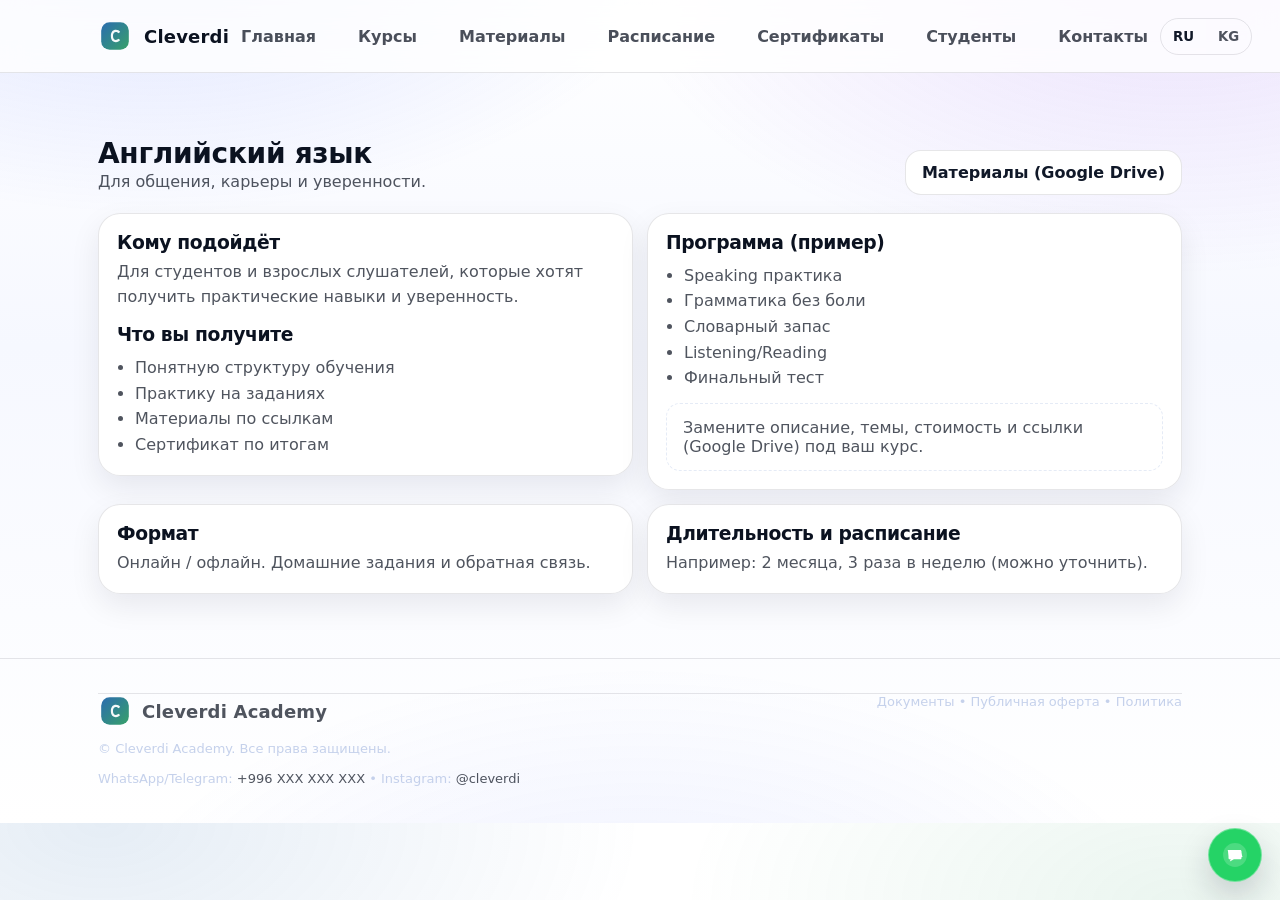
<file: course-english.html>
<!doctype html>
<html lang="ru">
<head>
  <meta charset="utf-8"/>
  <meta name="viewport" content="width=device-width,initial-scale=1"/>
  <meta name="description" content="Cleverdi Academy — учебный центр: английский, искусственный интеллект, личностное развитие."/>
  <title>Cleverdi Academy</title>
  <link rel="stylesheet" href="assets/css/styles.css"/>
</head>
<body>
  <header class="topbar">
    <div class="container">
      <div class="nav">
        <a class="brand" href="index.html">
          <img src="assets/img/logo.svg" alt="Cleverdi"/>
          <span>Cleverdi</span>
        </a>

        <nav class="navlinks" aria-label="Main navigation">
          <a href="index.html" data-i18n="nav_home"></a>
          <a href="courses.html" data-i18n="nav_courses"></a>
          <a href="materials.html" data-i18n="nav_materials"></a>
          <a href="schedule.html" data-i18n="nav_schedule"></a>
          <a href="certificates.html" data-i18n="nav_certs"></a>
          <a href="students-info.html" data-i18n="nav_students_info"></a>
          <a href="contacts.html" data-i18n="nav_contacts"></a>
        </nav>

        <div class="actions">
          <div class="lang" role="group" aria-label="Language switcher">
            <button type="button" data-lang="ru">RU</button>
            <button type="button" data-lang="kg">KG</button>
          </div>
          <button class="burger" type="button" data-burger aria-label="Menu" aria-expanded="false">
            <svg viewBox="0 0 24 24" fill="none" aria-hidden="true">
              <path d="M4 7h16M4 12h16M4 17h16" stroke="#101828" stroke-width="2" stroke-linecap="round"/>
            </svg>
          </button>
        </div>
      </div>

      <div class="mobilemenu" data-mobilemenu>
        <a href="index.html" data-i18n="nav_home"></a>
        <a href="courses.html" data-i18n="nav_courses"></a>
        <a href="materials.html" data-i18n="nav_materials"></a>
        <a href="schedule.html" data-i18n="nav_schedule"></a>
        <a href="certificates.html" data-i18n="nav_certs"></a>
        <a href="students-info.html" data-i18n="nav_students_info"></a>
        <a href="contacts.html" data-i18n="nav_contacts"></a>
      </div>
    </div>
  </header>

  
<main class="section">
  <div class="container">
    <div class="section-title">
      <div>
        <h2>Английский язык</h2>
        <p>Для общения, карьеры и уверенности.</p>
      </div>
      <div style="display:flex; gap:10px; flex-wrap:wrap">
        <a class="btn" href="#">Материалы (Google Drive)</a>
        </div>
    </div>

    <div class="split">
      <div class="card panel">
        <h3>Кому подойдёт</h3>
        <p>Для студентов и взрослых слушателей, которые хотят получить практические навыки и уверенность.</p>
        <h3 style="margin-top:14px">Что вы получите</h3>
        <ul>
          <li>Понятную структуру обучения</li>
          <li>Практику на заданиях</li>
          <li>Материалы по ссылкам</li>
          <li>Сертификат по итогам</li>
        </ul>
      </div>
      <div class="card panel">
        <h3>Программа (пример)</h3>
        <ul>
          <li>Speaking практика</li>
<li>Грамматика без боли</li>
<li>Словарный запас</li>
<li>Listening/Reading</li>
<li>Финальный тест</li>
        </ul>
        <div class="notice" style="margin-top:12px">
          Замените описание, темы, стоимость и ссылки (Google Drive) под ваш курс.
        </div>
      </div>
    </div>

    <div class="grid-2" style="margin-top:14px">
      <div class="card panel">
        <h3>Формат</h3>
        <p>Онлайн / офлайн. Домашние задания и обратная связь.</p>
      </div>
      <div class="card panel">
        <h3>Длительность и расписание</h3>
        <p>Например: 2 месяца, 3 раза в неделю (можно уточнить).</p>
      </div>
    </div>
  </div>
</main>


  <footer class="footer">
    <div class="container">
      <div class="footer-grid">
        <div>
          <div class="brand" style="gap:10px">
            <img src="assets/img/logo.svg" alt="Cleverdi"/>
            <span>Cleverdi Academy</span>
          </div>
          <p class="smallprint" style="margin:10px 0 0" data-i18n="footer_copy"></p>
          <p class="smallprint" style="margin:8px 0 0">WhatsApp/Telegram: <a href="#" title="Replace link">+996 XXX XXX XXX</a> • Instagram: <a href="#" title="Replace link">@cleverdi</a></p>
        </div>
        <div class="smallprint" style="text-align:right" data-i18n="footer_right"></div>
      </div>
    </div>
  </footer>

  <script src="assets/js/main.js"></script>
  <script src="assets/js/nav-active.js"></script>
</body>
</html>
</file>
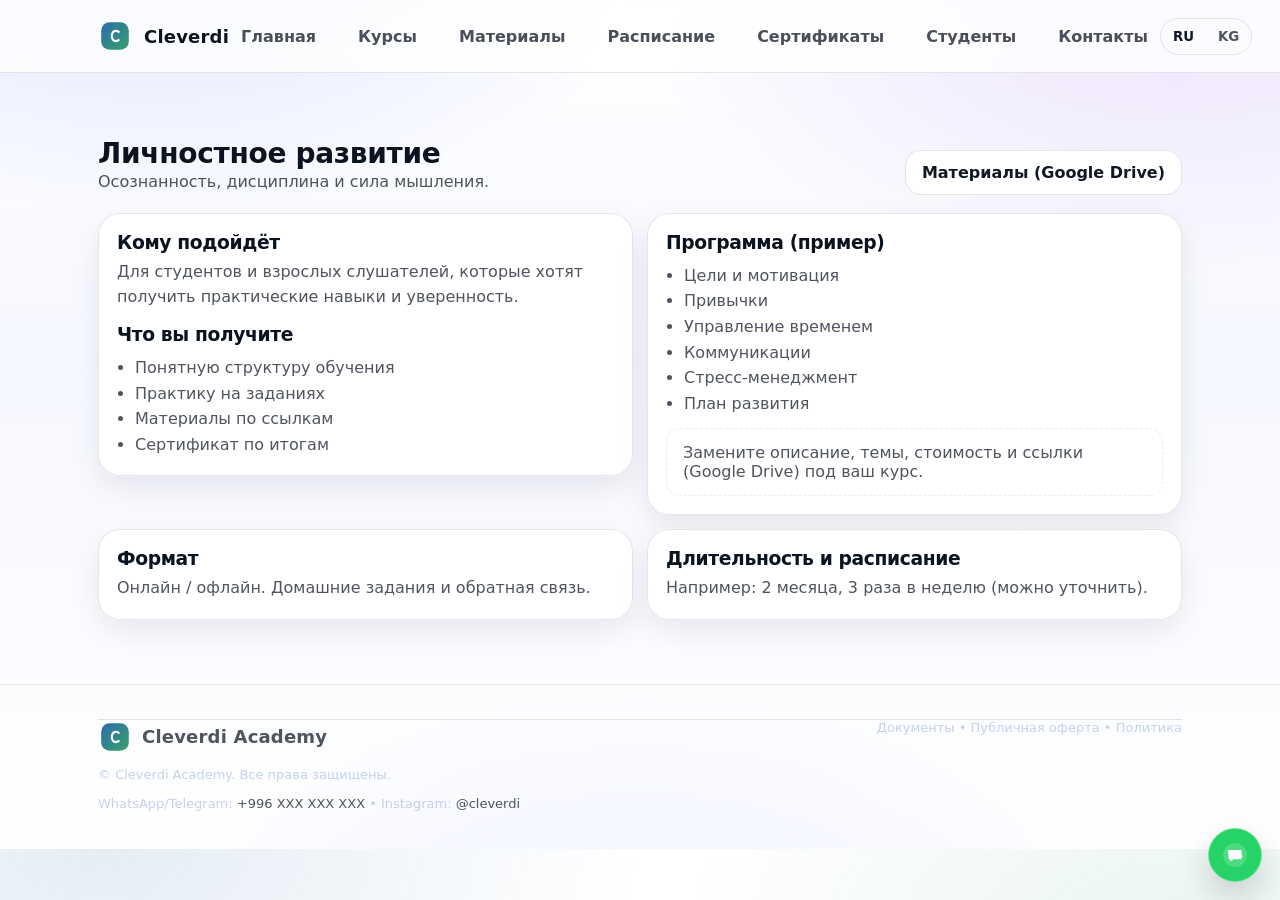
<file: course-growth.html>
<!doctype html>
<html lang="ru">
<head>
  <meta charset="utf-8"/>
  <meta name="viewport" content="width=device-width,initial-scale=1"/>
  <meta name="description" content="Cleverdi Academy — учебный центр: английский, искусственный интеллект, личностное развитие."/>
  <title>Cleverdi Academy</title>
  <link rel="stylesheet" href="assets/css/styles.css"/>
</head>
<body>
  <header class="topbar">
    <div class="container">
      <div class="nav">
        <a class="brand" href="index.html">
          <img src="assets/img/logo.svg" alt="Cleverdi"/>
          <span>Cleverdi</span>
        </a>

        <nav class="navlinks" aria-label="Main navigation">
          <a href="index.html" data-i18n="nav_home"></a>
          <a href="courses.html" data-i18n="nav_courses"></a>
          <a href="materials.html" data-i18n="nav_materials"></a>
          <a href="schedule.html" data-i18n="nav_schedule"></a>
          <a href="certificates.html" data-i18n="nav_certs"></a>
          <a href="students-info.html" data-i18n="nav_students_info"></a>
          <a href="contacts.html" data-i18n="nav_contacts"></a>
        </nav>

        <div class="actions">
          <div class="lang" role="group" aria-label="Language switcher">
            <button type="button" data-lang="ru">RU</button>
            <button type="button" data-lang="kg">KG</button>
          </div>
          <button class="burger" type="button" data-burger aria-label="Menu" aria-expanded="false">
            <svg viewBox="0 0 24 24" fill="none" aria-hidden="true">
              <path d="M4 7h16M4 12h16M4 17h16" stroke="#101828" stroke-width="2" stroke-linecap="round"/>
            </svg>
          </button>
        </div>
      </div>

      <div class="mobilemenu" data-mobilemenu>
        <a href="index.html" data-i18n="nav_home"></a>
        <a href="courses.html" data-i18n="nav_courses"></a>
        <a href="materials.html" data-i18n="nav_materials"></a>
        <a href="schedule.html" data-i18n="nav_schedule"></a>
        <a href="certificates.html" data-i18n="nav_certs"></a>
        <a href="students-info.html" data-i18n="nav_students_info"></a>
        <a href="contacts.html" data-i18n="nav_contacts"></a>
      </div>
    </div>
  </header>

  
<main class="section">
  <div class="container">
    <div class="section-title">
      <div>
        <h2>Личностное развитие</h2>
        <p>Осознанность, дисциплина и сила мышления.</p>
      </div>
      <div style="display:flex; gap:10px; flex-wrap:wrap">
        <a class="btn" href="#">Материалы (Google Drive)</a>
        </div>
    </div>

    <div class="split">
      <div class="card panel">
        <h3>Кому подойдёт</h3>
        <p>Для студентов и взрослых слушателей, которые хотят получить практические навыки и уверенность.</p>
        <h3 style="margin-top:14px">Что вы получите</h3>
        <ul>
          <li>Понятную структуру обучения</li>
          <li>Практику на заданиях</li>
          <li>Материалы по ссылкам</li>
          <li>Сертификат по итогам</li>
        </ul>
      </div>
      <div class="card panel">
        <h3>Программа (пример)</h3>
        <ul>
          <li>Цели и мотивация</li>
<li>Привычки</li>
<li>Управление временем</li>
<li>Коммуникации</li>
<li>Стресс-менеджмент</li>
<li>План развития</li>
        </ul>
        <div class="notice" style="margin-top:12px">
          Замените описание, темы, стоимость и ссылки (Google Drive) под ваш курс.
        </div>
      </div>
    </div>

    <div class="grid-2" style="margin-top:14px">
      <div class="card panel">
        <h3>Формат</h3>
        <p>Онлайн / офлайн. Домашние задания и обратная связь.</p>
      </div>
      <div class="card panel">
        <h3>Длительность и расписание</h3>
        <p>Например: 2 месяца, 3 раза в неделю (можно уточнить).</p>
      </div>
    </div>
  </div>
</main>


  <footer class="footer">
    <div class="container">
      <div class="footer-grid">
        <div>
          <div class="brand" style="gap:10px">
            <img src="assets/img/logo.svg" alt="Cleverdi"/>
            <span>Cleverdi Academy</span>
          </div>
          <p class="smallprint" style="margin:10px 0 0" data-i18n="footer_copy"></p>
          <p class="smallprint" style="margin:8px 0 0">WhatsApp/Telegram: <a href="#" title="Replace link">+996 XXX XXX XXX</a> • Instagram: <a href="#" title="Replace link">@cleverdi</a></p>
        </div>
        <div class="smallprint" style="text-align:right" data-i18n="footer_right"></div>
      </div>
    </div>
  </footer>

  <script src="assets/js/main.js"></script>
  <script src="assets/js/nav-active.js"></script>
</body>
</html>
</file>
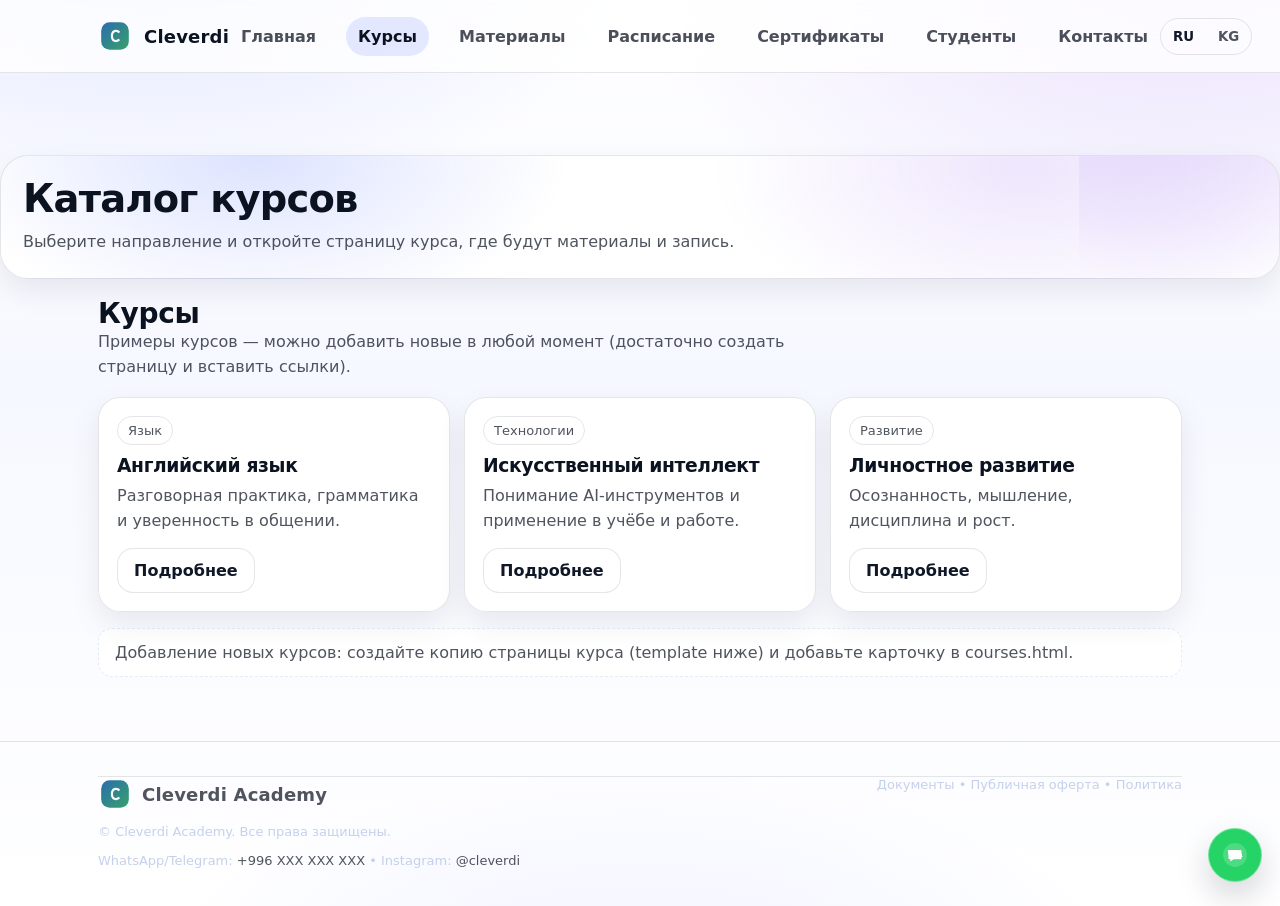
<file: courses.html>
<!doctype html>
<html lang="ru">
<head>
  <meta charset="utf-8"/>
  <meta name="viewport" content="width=device-width,initial-scale=1"/>
  <meta name="description" content="Cleverdi Academy — учебный центр: английский, искусственный интеллект, личностное развитие."/>
  <title>Cleverdi Academy</title>
  <link rel="stylesheet" href="assets/css/styles.css"/>
</head>
<body>
  <header class="topbar">
    <div class="container">
      <div class="nav">
        <a class="brand" href="index.html">
          <img src="assets/img/logo.svg" alt="Cleverdi"/>
          <span>Cleverdi</span>
        </a>

        <nav class="navlinks" aria-label="Main navigation">
          <a href="index.html" data-i18n="nav_home"></a>
          <a href="courses.html" data-i18n="nav_courses"></a>
          <a href="materials.html" data-i18n="nav_materials"></a>
          <a href="schedule.html" data-i18n="nav_schedule"></a>
          <a href="certificates.html" data-i18n="nav_certs"></a>
          <a href="students-info.html" data-i18n="nav_students_info"></a>
          <a href="contacts.html" data-i18n="nav_contacts"></a>
        </nav>

        <div class="actions">
          <div class="lang" role="group" aria-label="Language switcher">
            <button type="button" data-lang="ru">RU</button>
            <button type="button" data-lang="kg">KG</button>
          </div>
          <button class="burger" type="button" data-burger aria-label="Menu" aria-expanded="false">
            <svg viewBox="0 0 24 24" fill="none" aria-hidden="true">
              <path d="M4 7h16M4 12h16M4 17h16" stroke="#101828" stroke-width="2" stroke-linecap="round"/>
            </svg>
          </button>
        </div>
      </div>

      <div class="mobilemenu" data-mobilemenu>
        <a href="index.html" data-i18n="nav_home"></a>
        <a href="courses.html" data-i18n="nav_courses"></a>
        <a href="materials.html" data-i18n="nav_materials"></a>
        <a href="schedule.html" data-i18n="nav_schedule"></a>
        <a href="certificates.html" data-i18n="nav_certs"></a>
        <a href="students-info.html" data-i18n="nav_students_info"></a>
        <a href="contacts.html" data-i18n="nav_contacts"></a>
      </div>
    </div>
  </header>

  
<main class="section">
  
    <section class="page-hero">
      <h1>Каталог курсов</h1>
      <p>Выберите направление и откройте страницу курса, где будут материалы и запись.</p>
    </section>
<div class="container">
    <div class="section-title">
      <div>
        <h2 data-i18n="page_title_courses"></h2>
        <p data-i18n="sec_courses_p"></p>
      </div>
</div>

    <div class="grid-3">
      <article class="card course">
        <div class="tag" data-i18n="course_tag_lang"></div>
        <h3 data-i18n="course_en_title"></h3>
        <p data-i18n="course_en_desc"></p>
        <div class="cta">
          <a class="btn" href="course-english.html">Подробнее</a>
</div>
      </article>

      <article class="card course">
        <div class="tag" data-i18n="course_tag_ai"></div>
        <h3 data-i18n="course_ai_title"></h3>
        <p data-i18n="course_ai_desc"></p>
        <div class="cta">
          <a class="btn" href="course-ai.html">Подробнее</a>
</div>
      </article>

      <article class="card course">
        <div class="tag" data-i18n="course_tag_growth"></div>
        <h3 data-i18n="course_gr_title"></h3>
        <p data-i18n="course_gr_desc"></p>
        <div class="cta">
          <a class="btn" href="course-growth.html">Подробнее</a>
</div>
      </article>
    </div>

    <div class="notice" style="margin-top:16px">
      Добавление новых курсов: создайте копию страницы курса (template ниже) и добавьте карточку в courses.html.
    </div>
  </div>
</main>


  <footer class="footer">
    <div class="container">
      <div class="footer-grid">
        <div>
          <div class="brand" style="gap:10px">
            <img src="assets/img/logo.svg" alt="Cleverdi"/>
            <span>Cleverdi Academy</span>
          </div>
          <p class="smallprint" style="margin:10px 0 0" data-i18n="footer_copy"></p>
          <p class="smallprint" style="margin:8px 0 0">WhatsApp/Telegram: <a href="#" title="Replace link">+996 XXX XXX XXX</a> • Instagram: <a href="#" title="Replace link">@cleverdi</a></p>
        </div>
        <div class="smallprint" style="text-align:right" data-i18n="footer_right"></div>
      </div>
    </div>
  </footer>

  <script src="assets/js/main.js"></script>
  <script src="assets/js/nav-active.js"></script>
</body>
</html>
</file>
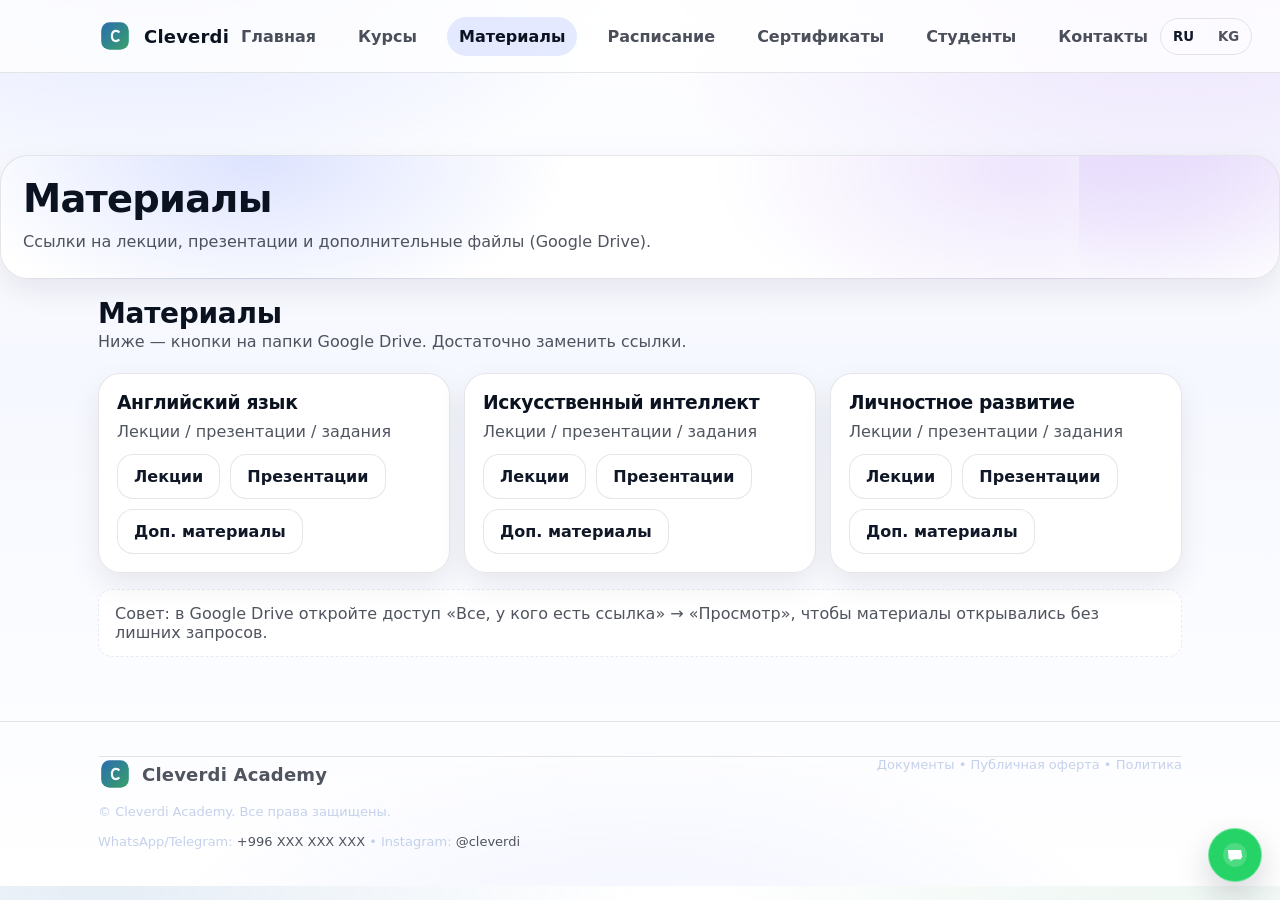
<file: materials.html>
<!doctype html>
<html lang="ru">
<head>
  <meta charset="utf-8"/>
  <meta name="viewport" content="width=device-width,initial-scale=1"/>
  <meta name="description" content="Cleverdi Academy — учебный центр: английский, искусственный интеллект, личностное развитие."/>
  <title>Cleverdi Academy</title>
  <link rel="stylesheet" href="assets/css/styles.css"/>
</head>
<body>
  <header class="topbar">
    <div class="container">
      <div class="nav">
        <a class="brand" href="index.html">
          <img src="assets/img/logo.svg" alt="Cleverdi"/>
          <span>Cleverdi</span>
        </a>

        <nav class="navlinks" aria-label="Main navigation">
          <a href="index.html" data-i18n="nav_home"></a>
          <a href="courses.html" data-i18n="nav_courses"></a>
          <a href="materials.html" data-i18n="nav_materials"></a>
          <a href="schedule.html" data-i18n="nav_schedule"></a>
          <a href="certificates.html" data-i18n="nav_certs"></a>
          <a href="students-info.html" data-i18n="nav_students_info"></a>
          <a href="contacts.html" data-i18n="nav_contacts"></a>
        </nav>

        <div class="actions">
          <div class="lang" role="group" aria-label="Language switcher">
            <button type="button" data-lang="ru">RU</button>
            <button type="button" data-lang="kg">KG</button>
          </div>
          <button class="burger" type="button" data-burger aria-label="Menu" aria-expanded="false">
            <svg viewBox="0 0 24 24" fill="none" aria-hidden="true">
              <path d="M4 7h16M4 12h16M4 17h16" stroke="#101828" stroke-width="2" stroke-linecap="round"/>
            </svg>
          </button>
        </div>
      </div>

      <div class="mobilemenu" data-mobilemenu>
        <a href="index.html" data-i18n="nav_home"></a>
        <a href="courses.html" data-i18n="nav_courses"></a>
        <a href="materials.html" data-i18n="nav_materials"></a>
        <a href="schedule.html" data-i18n="nav_schedule"></a>
        <a href="certificates.html" data-i18n="nav_certs"></a>
        <a href="students-info.html" data-i18n="nav_students_info"></a>
        <a href="contacts.html" data-i18n="nav_contacts"></a>
      </div>
    </div>
  </header>

  
<main class="section">
  
    <section class="page-hero">
      <h1>Материалы</h1>
      <p>Ссылки на лекции, презентации и дополнительные файлы (Google Drive).</p>
    </section>
<div class="container">
    <div class="section-title">
      <div>
        <h2 data-i18n="page_title_materials"></h2>
        <p data-i18n="materials_p"></p>
      </div>
    </div>

    <div class="grid-3">
      <div class="card panel">
        <h3 data-i18n="course_en_title"></h3>
        <p>Лекции / презентации / задания</p>
        <div style="display:flex; gap:10px; flex-wrap:wrap; margin-top:10px">
          <a class="btn" href="#" target="_blank" rel="noopener">Лекции</a>
          <a class="btn" href="#" target="_blank" rel="noopener">Презентации</a>
          <a class="btn" href="#" target="_blank" rel="noopener">Доп. материалы</a>
        </div>
      </div>

      <div class="card panel">
        <h3 data-i18n="course_ai_title"></h3>
        <p>Лекции / презентации / задания</p>
        <div style="display:flex; gap:10px; flex-wrap:wrap; margin-top:10px">
          <a class="btn" href="#" target="_blank" rel="noopener">Лекции</a>
          <a class="btn" href="#" target="_blank" rel="noopener">Презентации</a>
          <a class="btn" href="#" target="_blank" rel="noopener">Доп. материалы</a>
        </div>
      </div>

      <div class="card panel">
        <h3 data-i18n="course_gr_title"></h3>
        <p>Лекции / презентации / задания</p>
        <div style="display:flex; gap:10px; flex-wrap:wrap; margin-top:10px">
          <a class="btn" href="#" target="_blank" rel="noopener">Лекции</a>
          <a class="btn" href="#" target="_blank" rel="noopener">Презентации</a>
          <a class="btn" href="#" target="_blank" rel="noopener">Доп. материалы</a>
        </div>
      </div>
    </div>

    <div class="notice" style="margin-top:16px">
      Совет: в Google Drive откройте доступ «Все, у кого есть ссылка» → «Просмотр», чтобы материалы открывались без лишних запросов.
    </div>
  </div>
</main>


  <footer class="footer">
    <div class="container">
      <div class="footer-grid">
        <div>
          <div class="brand" style="gap:10px">
            <img src="assets/img/logo.svg" alt="Cleverdi"/>
            <span>Cleverdi Academy</span>
          </div>
          <p class="smallprint" style="margin:10px 0 0" data-i18n="footer_copy"></p>
          <p class="smallprint" style="margin:8px 0 0">WhatsApp/Telegram: <a href="#" title="Replace link">+996 XXX XXX XXX</a> • Instagram: <a href="#" title="Replace link">@cleverdi</a></p>
        </div>
        <div class="smallprint" style="text-align:right" data-i18n="footer_right"></div>
      </div>
    </div>
  </footer>

  <script src="assets/js/main.js"></script>
  <script src="assets/js/nav-active.js"></script>
</body>
</html>
</file>
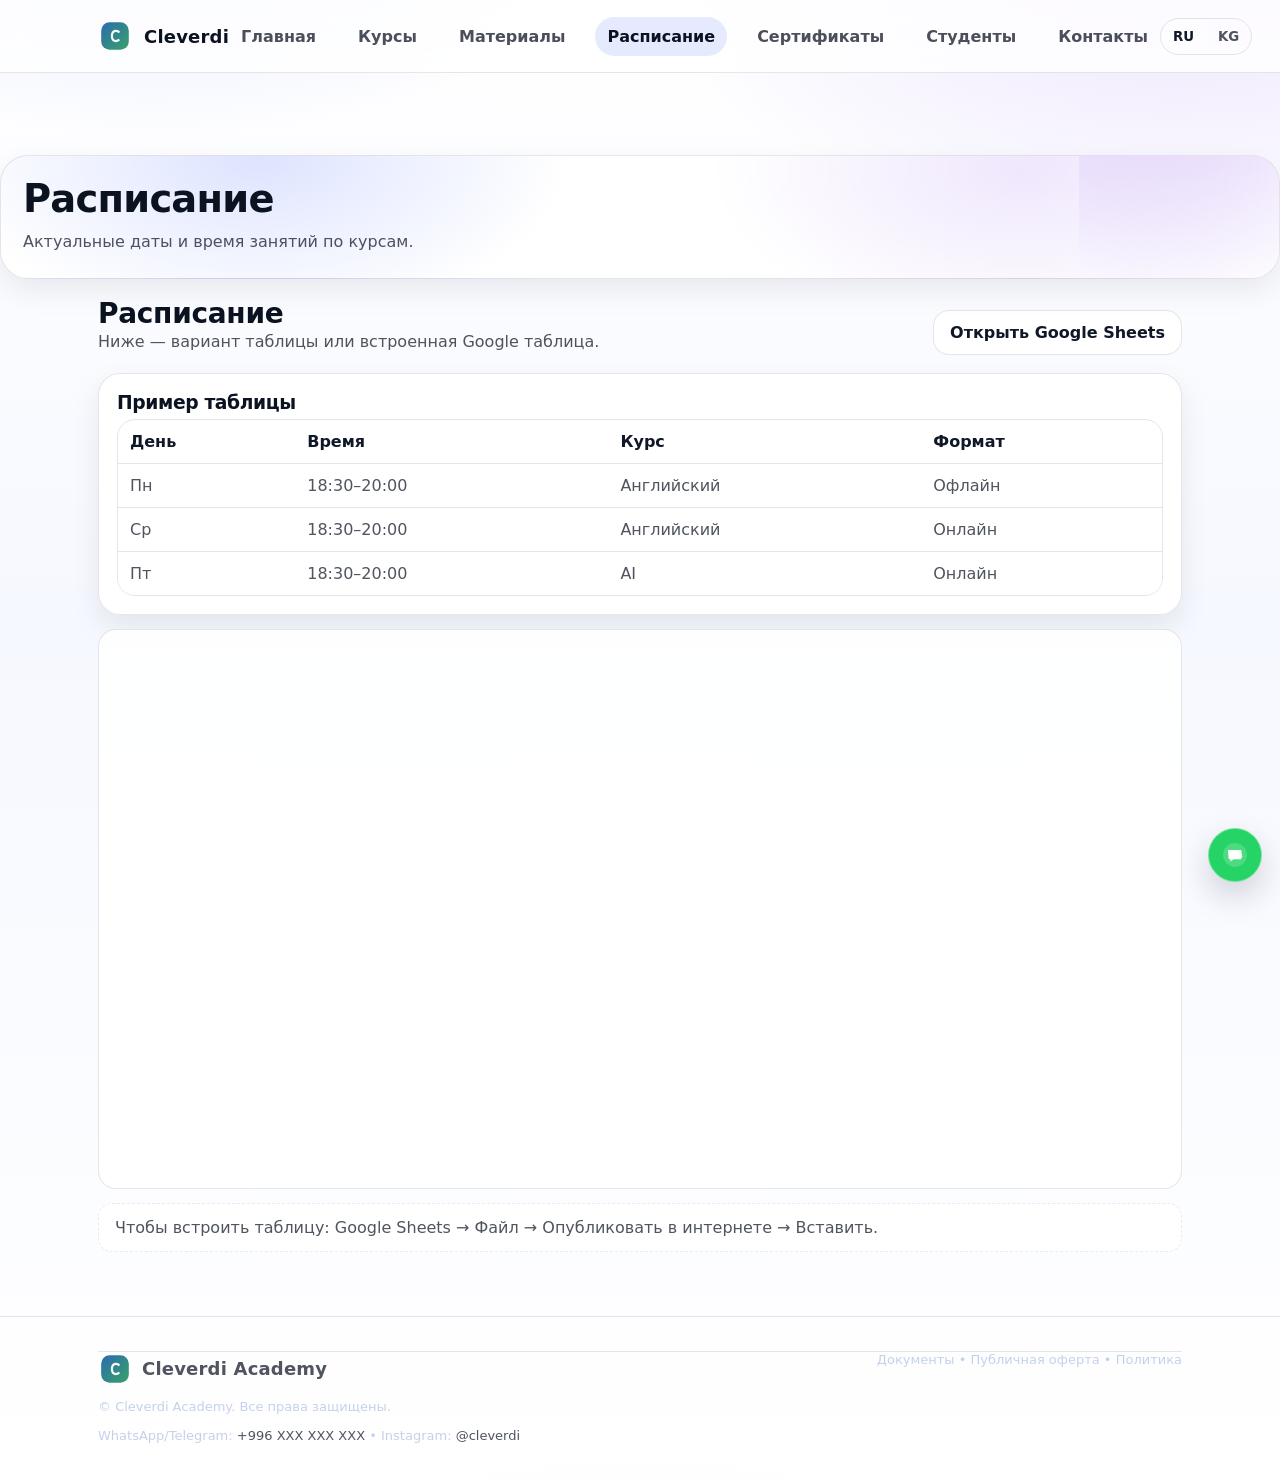
<file: schedule.html>
<!doctype html>
<html lang="ru">
<head>
  <meta charset="utf-8"/>
  <meta name="viewport" content="width=device-width,initial-scale=1"/>
  <meta name="description" content="Cleverdi Academy — учебный центр: английский, искусственный интеллект, личностное развитие."/>
  <title>Cleverdi Academy</title>
  <link rel="stylesheet" href="assets/css/styles.css"/>
</head>
<body>
  <header class="topbar">
    <div class="container">
      <div class="nav">
        <a class="brand" href="index.html">
          <img src="assets/img/logo.svg" alt="Cleverdi"/>
          <span>Cleverdi</span>
        </a>

        <nav class="navlinks" aria-label="Main navigation">
          <a href="index.html" data-i18n="nav_home"></a>
          <a href="courses.html" data-i18n="nav_courses"></a>
          <a href="materials.html" data-i18n="nav_materials"></a>
          <a href="schedule.html" data-i18n="nav_schedule"></a>
          <a href="certificates.html" data-i18n="nav_certs"></a>
          <a href="students-info.html" data-i18n="nav_students_info"></a>
          <a href="contacts.html" data-i18n="nav_contacts"></a>
        </nav>

        <div class="actions">
          <div class="lang" role="group" aria-label="Language switcher">
            <button type="button" data-lang="ru">RU</button>
            <button type="button" data-lang="kg">KG</button>
          </div>
          <button class="burger" type="button" data-burger aria-label="Menu" aria-expanded="false">
            <svg viewBox="0 0 24 24" fill="none" aria-hidden="true">
              <path d="M4 7h16M4 12h16M4 17h16" stroke="#101828" stroke-width="2" stroke-linecap="round"/>
            </svg>
          </button>
        </div>
      </div>

      <div class="mobilemenu" data-mobilemenu>
        <a href="index.html" data-i18n="nav_home"></a>
        <a href="courses.html" data-i18n="nav_courses"></a>
        <a href="materials.html" data-i18n="nav_materials"></a>
        <a href="schedule.html" data-i18n="nav_schedule"></a>
        <a href="certificates.html" data-i18n="nav_certs"></a>
        <a href="students-info.html" data-i18n="nav_students_info"></a>
        <a href="contacts.html" data-i18n="nav_contacts"></a>
      </div>
    </div>
  </header>

  
<main class="section">
  
    <section class="page-hero">
      <h1>Расписание</h1>
      <p>Актуальные даты и время занятий по курсам.</p>
    </section>
<div class="container">
    <div class="section-title">
      <div>
        <h2 data-i18n="page_title_schedule"></h2>
        <p data-i18n="schedule_p"></p>
      </div>
      <a class="btn" href="#" target="_blank" rel="noopener">Открыть Google Sheets</a>
    </div>

    <div class="card panel" style="margin-bottom:14px">
      <h3>Пример таблицы</h3>
      <table class="table" aria-label="Schedule">
        <thead>
          <tr><th>День</th><th>Время</th><th>Курс</th><th>Формат</th></tr>
        </thead>
        <tbody>
          <tr><td>Пн</td><td>18:30–20:00</td><td>Английский</td><td>Офлайн</td></tr>
          <tr><td>Ср</td><td>18:30–20:00</td><td>Английский</td><td>Онлайн</td></tr>
          <tr><td>Пт</td><td>18:30–20:00</td><td>AI</td><td>Онлайн</td></tr>
        </tbody>
      </table>
    </div>

    <div class="embed">
      <!-- Вставьте embed-ссылку Google Sheets (Publish to web) -->
      <iframe src="about:blank" title="Google Sheets embed"></iframe>
    </div>

    <div class="notice" style="margin-top:14px">
      Чтобы встроить таблицу: Google Sheets → Файл → Опубликовать в интернете → Вставить.
    </div>
  </div>
</main>


  <footer class="footer">
    <div class="container">
      <div class="footer-grid">
        <div>
          <div class="brand" style="gap:10px">
            <img src="assets/img/logo.svg" alt="Cleverdi"/>
            <span>Cleverdi Academy</span>
          </div>
          <p class="smallprint" style="margin:10px 0 0" data-i18n="footer_copy"></p>
          <p class="smallprint" style="margin:8px 0 0">WhatsApp/Telegram: <a href="#" title="Replace link">+996 XXX XXX XXX</a> • Instagram: <a href="#" title="Replace link">@cleverdi</a></p>
        </div>
        <div class="smallprint" style="text-align:right" data-i18n="footer_right"></div>
      </div>
    </div>
  </footer>

  <script src="assets/js/main.js"></script>
  <script src="assets/js/nav-active.js"></script>
</body>
</html>
</file>
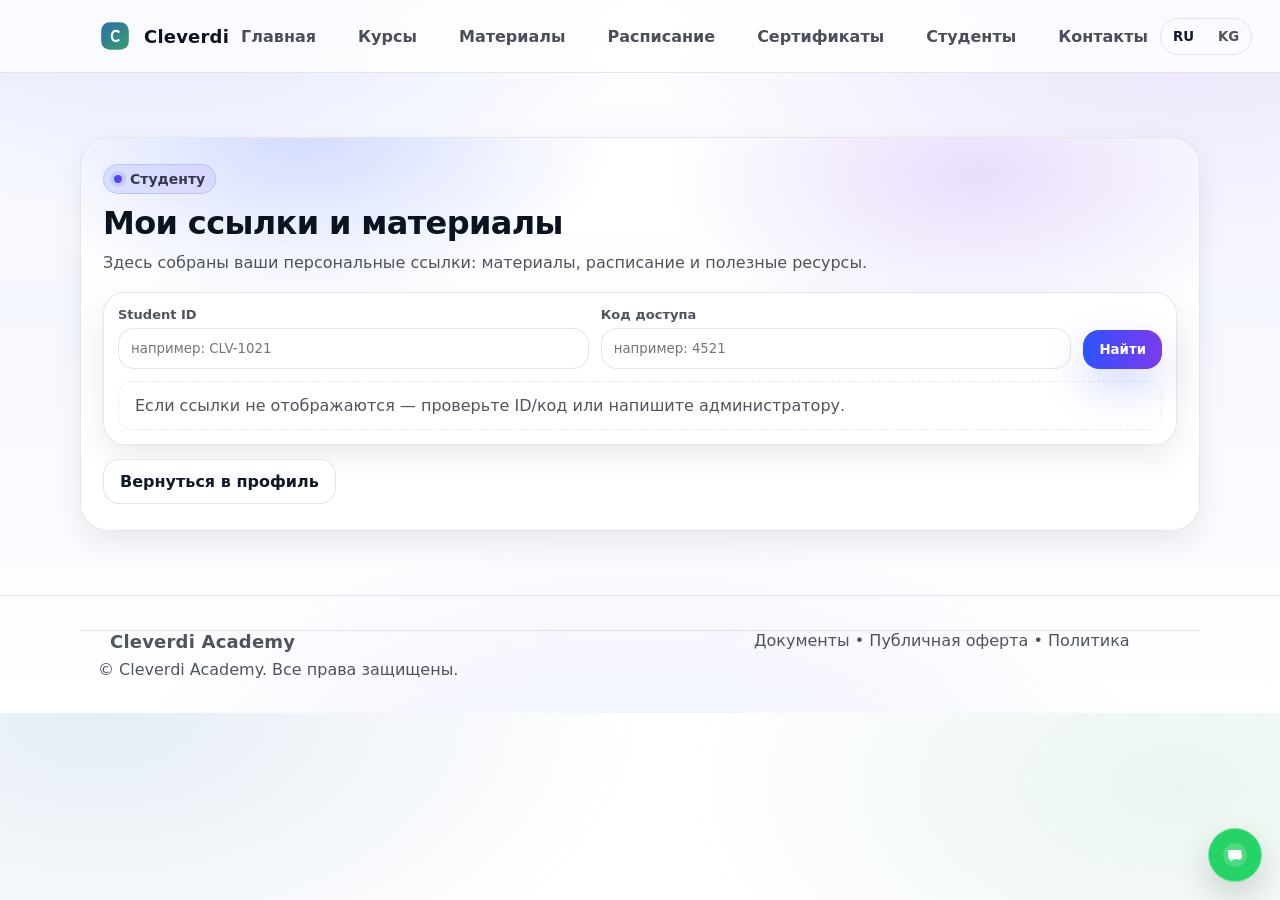
<file: student-links.html>
<!doctype html>
<html lang="ru">
<head>
  <meta charset="utf-8" />
  <meta name="viewport" content="width=device-width, initial-scale=1" />
  <title data-i18n="page_student_links_title">Cleverdi — Ссылки студента</title>
  <link rel="stylesheet" href="assets/css/styles.css" />
</head>
<body>
  <header class="topbar">
    <div class="container">
      <div class="nav">
        <a class="brand" href="index.html">
          <img src="assets/img/logo.svg" alt="Cleverdi"/>
          <span>Cleverdi</span>
        </a>

        <nav class="navlinks" aria-label="Main navigation">
          <a href="index.html" data-i18n="nav_home"></a>
          <a href="courses.html" data-i18n="nav_courses"></a>
          <a href="materials.html" data-i18n="nav_materials"></a>
          <a href="schedule.html" data-i18n="nav_schedule"></a>
          <a href="certificates.html" data-i18n="nav_certs"></a>
          <a href="students-info.html" data-i18n="nav_students_info"></a>
          <a href="contacts.html" data-i18n="nav_contacts"></a>
        </nav>

        <div class="actions">
          <div class="lang" role="group" aria-label="Language switcher">
            <button type="button" data-lang="ru">RU</button>
            <button type="button" data-lang="kg">KG</button>
          </div>
          <button class="burger" type="button" data-burger aria-label="Menu" aria-expanded="false">
            <svg viewBox="0 0 24 24" fill="none" aria-hidden="true">
              <path d="M4 7h16M4 12h16M4 17h16" stroke="#101828" stroke-width="2" stroke-linecap="round"/>
            </svg>
          </button>
        </div>
      </div>

      <div class="mobilemenu" data-mobilemenu>
        <a href="index.html" data-i18n="nav_home"></a>
        <a href="courses.html" data-i18n="nav_courses"></a>
        <a href="materials.html" data-i18n="nav_materials"></a>
        <a href="schedule.html" data-i18n="nav_schedule"></a>
        <a href="certificates.html" data-i18n="nav_certs"></a>
        <a href="students-info.html" data-i18n="nav_students_info"></a>
        <a href="contacts.html" data-i18n="nav_contacts"></a>
      </div>
    </div>
  </header>

  <main class="container section">
    <div class="hero-card" style="padding: 26px 22px;">
      <div class="kicker" data-i18n="student_links_kicker"></div>
      <h1 class="h2" style="margin:10px 0 8px;" data-i18n="student_links_h1"></h1>
      <p class="muted" style="margin:0 0 16px; max-width: 78ch;" data-i18n="student_links_lead"></p>

      <div class="card" style="padding:14px;">
        <form id="studentLinksForm" class="form-grid">
          <div class="form-field">
            <label class="label" for="sid2" data-i18n="students_id_label"></label>
            <input class="input" id="sid2" name="sid" autocomplete="off" placeholder="например: CLV-1021" required />
          </div>
          <div class="form-field">
            <label class="label" for="scode2" data-i18n="students_code_label"></label>
            <input class="input" id="scode2" name="code" autocomplete="off" placeholder="например: 4521" required />
          </div>
          <div class="form-field" style="align-self:end;">
            <button class="btn primary" type="submit" data-i18n="students_find_btn"></button>
          </div>
        </form>

        <div class="notice" style="margin-top:12px;" data-i18n="student_links_note"></div>
      </div>

      <div id="studentLinksResult" style="margin-top:14px;"></div>

      <div style="margin-top:12px;">
        <a class="btn" id="backToProfile" href="students.html" data-i18n="student_links_back_profile"></a>
      </div>
    </div>
  </main>

  <footer class="footer">
    <div class="container footer-grid">
      <div>
        <div class="brand">
          <span class="logo-dot"></span>
          <span class="brand-name">Cleverdi Academy</span>
        </div>
        <div class="muted" style="margin-top:8px;" data-i18n="footer_copy"></div>
      </div>
      <div class="muted footer-right" data-i18n="footer_right"></div>
    </div>
  </footer>

  <script src="assets/js/main.js"></script>
  <script src="assets/js/nav-active.js"></script>
  <script src="assets/js/config.js"></script>
  <script src="assets/js/student-links.js"></script>
</body>
</html>
</file>
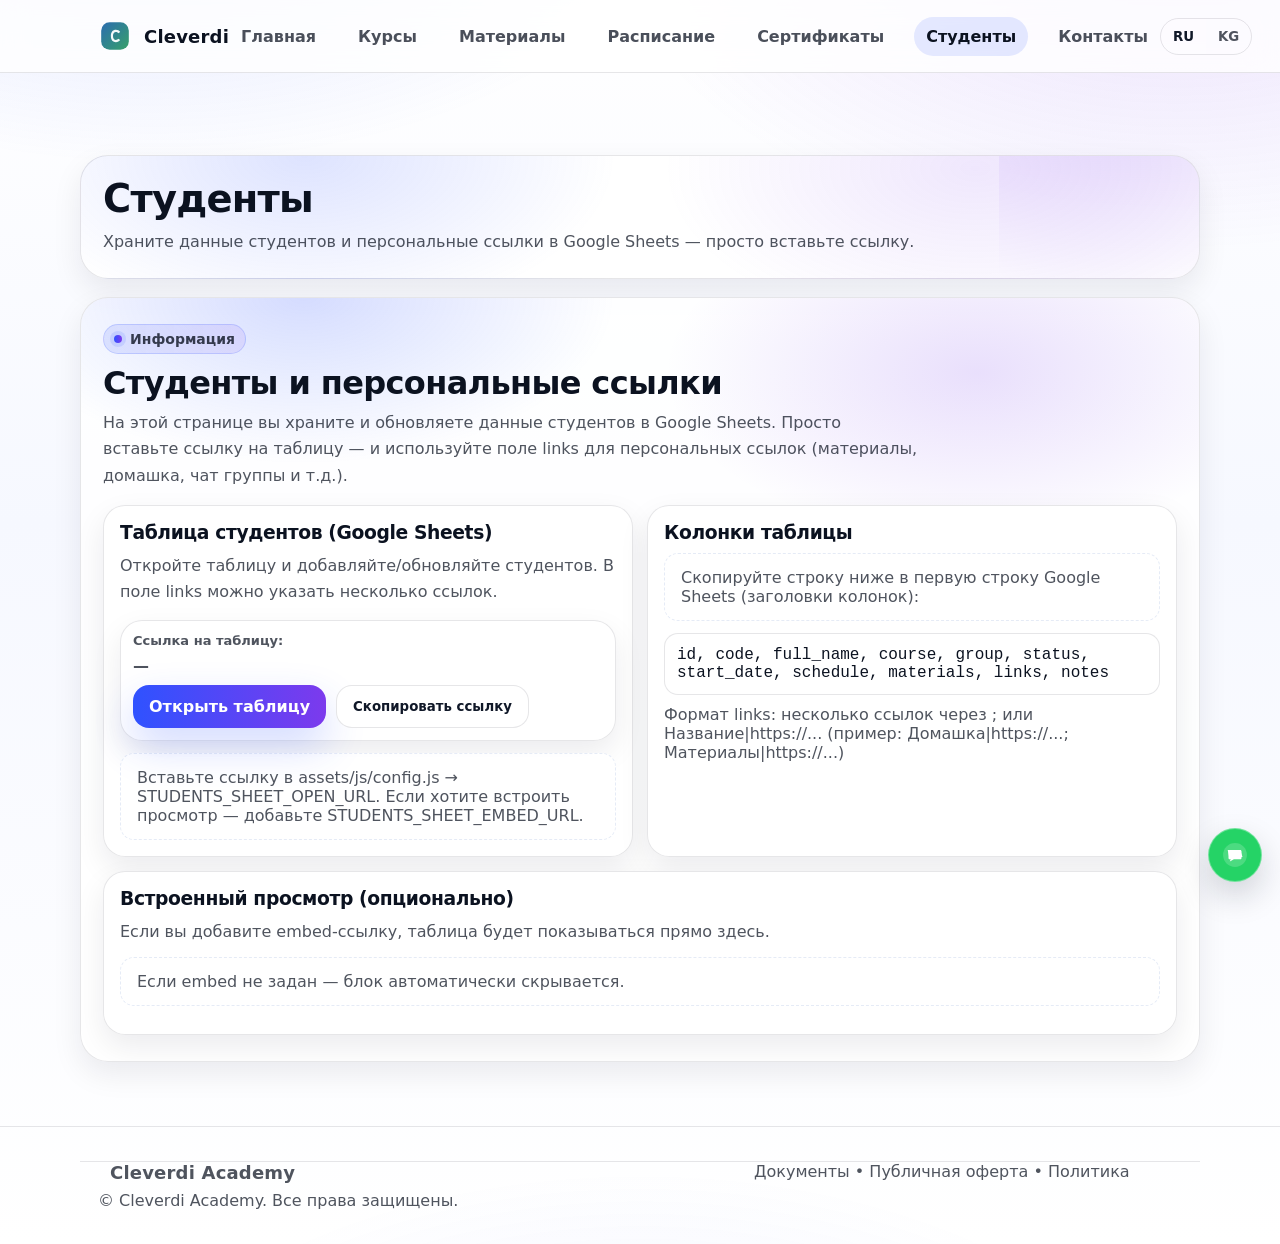
<file: students-info.html>
<!doctype html>
<html lang="ru">
<head>
  <meta charset="utf-8" />
  <meta name="viewport" content="width=device-width, initial-scale=1" />
  <title data-i18n="page_students_info_title">Cleverdi — Студенты</title>
  <link rel="stylesheet" href="assets/css/styles.css" />
</head>
<body>
  <header class="topbar">
    <div class="container">
      <div class="nav">
        <a class="brand" href="index.html">
          <img src="assets/img/logo.svg" alt="Cleverdi"/>
          <span>Cleverdi</span>
        </a>

        <nav class="navlinks" aria-label="Main navigation">
          <a href="index.html" data-i18n="nav_home"></a>
          <a href="courses.html" data-i18n="nav_courses"></a>
          <a href="materials.html" data-i18n="nav_materials"></a>
          <a href="schedule.html" data-i18n="nav_schedule"></a>
          <a href="certificates.html" data-i18n="nav_certs"></a>
          <a href="students-info.html" data-i18n="nav_students_info"></a>
          <a href="contacts.html" data-i18n="nav_contacts"></a>
        </nav>

        <div class="actions">
          <div class="lang" role="group" aria-label="Language switcher">
            <button type="button" data-lang="ru">RU</button>
            <button type="button" data-lang="kg">KG</button>
          </div>
          <button class="burger" type="button" data-burger aria-label="Menu" aria-expanded="false">
            <svg viewBox="0 0 24 24" fill="none" aria-hidden="true">
              <path d="M4 7h16M4 12h16M4 17h16" stroke="#101828" stroke-width="2" stroke-linecap="round"/>
            </svg>
          </button>
        </div>
      </div>

      <div class="mobilemenu" data-mobilemenu>
        <a href="index.html" data-i18n="nav_home"></a>
        <a href="courses.html" data-i18n="nav_courses"></a>
        <a href="materials.html" data-i18n="nav_materials"></a>
        <a href="schedule.html" data-i18n="nav_schedule"></a>
        <a href="certificates.html" data-i18n="nav_certs"></a>
        <a href="students-info.html" data-i18n="nav_students_info"></a>
        <a href="contacts.html" data-i18n="nav_contacts"></a>
      </div>
    </div>
  </header>
  <main class="container section">
    
    <section class="page-hero">
      <h1>Студенты</h1>
      <p>Храните данные студентов и персональные ссылки в Google Sheets — просто вставьте ссылку.</p>
    </section>
<div class="hero-card" style="padding: 26px 22px;">
      <div class="kicker" data-i18n="students_info_kicker"></div>
      <h1 class="h2" style="margin:10px 0 8px;" data-i18n="students_info_h1"></h1>
      <p class="muted" style="margin:0 0 16px; max-width: 80ch;" data-i18n="students_info_lead"></p>

      <div class="grid-2" style="gap:14px;">
        <div class="card" style="padding:16px;">
          <h3 style="margin:0 0 10px;" data-i18n="students_info_sheet_title"></h3>
          <p class="muted" style="margin:0 0 14px;" data-i18n="students_info_sheet_text"></p>

          <div class="card" style="padding:12px; background: rgba(255,255,255,.82)">
            <div class="muted" style="font-size:13px; font-weight:800;" data-i18n="students_info_link_label"></div>
            <div id="sheetLinkOut" style="margin-top:8px; font-weight:800; overflow-wrap:anywhere;"></div>
            <div style="display:flex; gap:10px; flex-wrap:wrap; margin-top:10px;">
              <a class="btn primary" id="btnOpenSheet" href="#" target="_blank" rel="noopener" data-i18n="students_info_open_sheet"></a>
              <button class="btn" id="btnCopySheet" type="button" data-i18n="students_info_copy"></button>
            </div>
          </div>

          <div class="notice" style="margin-top:12px;" data-i18n="students_info_hint"></div>
        </div>

        <div class="card" style="padding:16px;">
          <h3 style="margin:0 0 10px;" data-i18n="students_info_columns_title"></h3>
          <div class="notice" data-i18n="students_info_columns_text"></div>
          <div class="codeblock" style="margin-top:12px; padding:12px; border:1px solid var(--line); border-radius:14px; background:#fff; font-family: ui-monospace, SFMono-Regular, Menlo, Monaco, Consolas, 'Liberation Mono', 'Courier New', monospace;">
id, code, full_name, course, group, status, start_date, schedule, materials, links, notes
          </div>
          <div class="muted" style="margin-top:10px;" data-i18n="students_info_links_format"></div>
        </div>
      </div>

      <div class="card" style="padding:16px; margin-top:14px;">
        <h3 style="margin:0 0 10px;" data-i18n="students_info_embed_title"></h3>
        <p class="muted" style="margin:0 0 12px;" data-i18n="students_info_embed_text"></p>
        <div class="notice" data-i18n="students_info_embed_note"></div>
        <div style="margin-top:12px;">
          <iframe id="sheetEmbed" title="Google Sheet" style="width:100%; height:560px; border:1px solid var(--line); border-radius:16px; background:#fff;" src=""></iframe>
        </div>
      </div>

    </div>
  </main>

  <footer class="footer">
    <div class="container footer-grid">
      <div>
        <div class="brand">
          <span class="logo-dot"></span>
          <span class="brand-name">Cleverdi Academy</span>
        </div>
        <div class="muted" style="margin-top:8px;" data-i18n="footer_copy"></div>
      </div>
      <div class="muted footer-right" data-i18n="footer_right"></div>
    </div>
  </footer>

  <script src="assets/js/main.js"></script>
  <script src="assets/js/nav-active.js"></script>
  <script src="assets/js/config.js"></script>
  <script src="assets/js/students-info.js"></script>
</body>
</html>
</file>
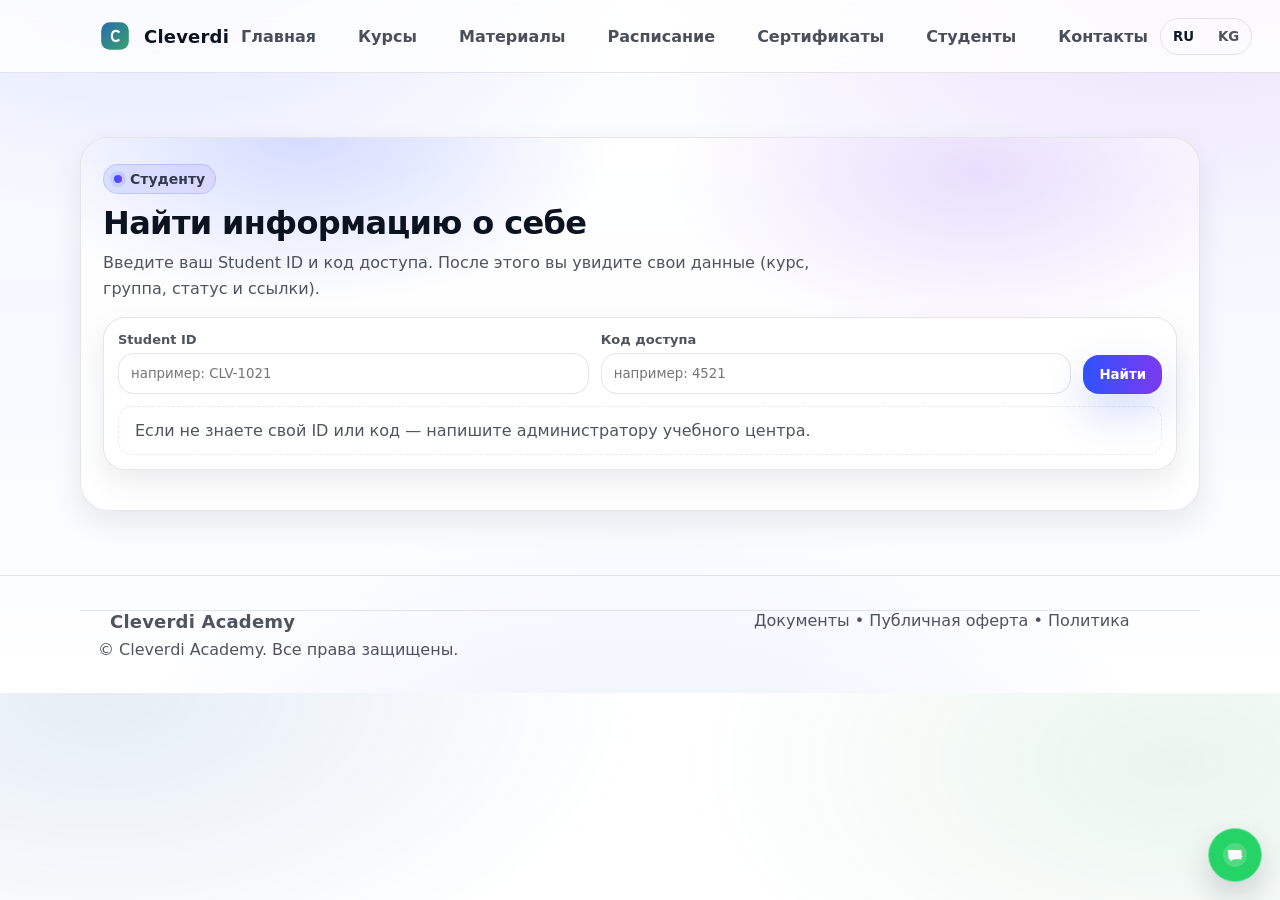
<file: students.html>
<!doctype html>
<html lang="ru">
<head>
  <meta charset="utf-8" />
  <meta name="viewport" content="width=device-width, initial-scale=1" />
  <title data-i18n="page_students_title">Cleverdi — Студенту</title>
  <link rel="stylesheet" href="assets/css/styles.css" />
</head>
<body>
  <header class="topbar">
    <div class="container">
      <div class="nav">
        <a class="brand" href="index.html">
          <img src="assets/img/logo.svg" alt="Cleverdi"/>
          <span>Cleverdi</span>
        </a>

        <nav class="navlinks" aria-label="Main navigation">
          <a href="index.html" data-i18n="nav_home"></a>
          <a href="courses.html" data-i18n="nav_courses"></a>
          <a href="materials.html" data-i18n="nav_materials"></a>
          <a href="schedule.html" data-i18n="nav_schedule"></a>
          <a href="certificates.html" data-i18n="nav_certs"></a>
          <a href="students-info.html" data-i18n="nav_students_info"></a>
          <a href="contacts.html" data-i18n="nav_contacts"></a>
        </nav>

        <div class="actions">
          <div class="lang" role="group" aria-label="Language switcher">
            <button type="button" data-lang="ru">RU</button>
            <button type="button" data-lang="kg">KG</button>
          </div>
          <button class="burger" type="button" data-burger aria-label="Menu" aria-expanded="false">
            <svg viewBox="0 0 24 24" fill="none" aria-hidden="true">
              <path d="M4 7h16M4 12h16M4 17h16" stroke="#101828" stroke-width="2" stroke-linecap="round"/>
            </svg>
          </button>
        </div>
      </div>

      <div class="mobilemenu" data-mobilemenu>
        <a href="index.html" data-i18n="nav_home"></a>
        <a href="courses.html" data-i18n="nav_courses"></a>
        <a href="materials.html" data-i18n="nav_materials"></a>
        <a href="schedule.html" data-i18n="nav_schedule"></a>
        <a href="certificates.html" data-i18n="nav_certs"></a>
        <a href="students-info.html" data-i18n="nav_students_info"></a>
        <a href="contacts.html" data-i18n="nav_contacts"></a>
      </div>
    </div>
  </header>

  <main class="container section">
    <div class="hero-card" style="padding: 26px 22px;">
      <div class="kicker" data-i18n="students_kicker"></div>
      <h1 class="h2" style="margin:10px 0 8px;" data-i18n="students_h1"></h1>
      <p class="muted" style="margin:0 0 14px; max-width: 74ch;" data-i18n="students_lead"></p>

      <div class="card" style="padding: 14px;">
        <form id="studentForm" class="form-grid">
          <div class="form-field">
            <label class="label" for="sid" data-i18n="students_id_label"></label>
            <input class="input" id="sid" name="sid" autocomplete="off" placeholder="например: CLV-1021" required />
          </div>
          <div class="form-field">
            <label class="label" for="scode" data-i18n="students_code_label"></label>
            <input class="input" id="scode" name="scode" autocomplete="off" placeholder="например: 4521" required />
          </div>
          <div class="form-field" style="align-self:end;">
            <button class="btn primary" type="submit" data-i18n="students_find_btn"></button>
          </div>
        </form>

        <div class="notice" style="margin-top:12px;" data-i18n="students_note"></div>
      </div>

      <div id="studentResult" style="margin-top:14px;"></div>
    </div>
  </main>

  <footer class="footer">
    <div class="container footer-grid">
      <div>
        <div class="brand">
          <span class="logo-dot"></span>
          <span class="brand-name">Cleverdi Academy</span>
        </div>
        <div class="muted" style="margin-top:8px;" data-i18n="footer_copy"></div>
      </div>
      <div class="muted footer-right" data-i18n="footer_right"></div>
    </div>
  </footer>

  <script src="assets/js/main.js"></script>
  <script src="assets/js/nav-active.js"></script>
  <script src="assets/js/config.js"></script>
  <script src="assets/js/students.js"></script>
</body>
</html>
</file>
<file: assets/css/styles.css>
:root{
  --bg:#f6f8fc;
  --surface:#ffffff;
  --surface-2:#ffffff;
  --text:#101828;
  --muted:#475467;
  --brand:#2B6CB0;
  --brand-2:#38A169;
  --line:rgba(16,24,40,.12);
  --shadow: 0 14px 32px rgba(16,24,40,.10);
  --radius: 18px;
  --radius-sm: 14px;
  --max: 1120px;
  --font: system-ui, -apple-system, Segoe UI, Roboto, Inter, Arial, sans-serif;
}

*{box-sizing:border-box}
html,body{
  margin:0;
  font-family:var(--font);
  color:var(--text);
  background:
    radial-gradient(900px 520px at 8% 0%, rgba(43,108,176,.12), transparent 60%),
    radial-gradient(900px 520px at 92% 10%, rgba(56,161,105,.10), transparent 55%),
    linear-gradient(180deg, #ffffff 0%, var(--bg) 70%, #ffffff 100%);
}
body{
  margin:0;
  font-family:var(--font);
  color:var(--text);
  background:
    radial-gradient(900px 520px at 8% 0%, rgba(43,108,176,.12), transparent 60%),
    radial-gradient(900px 520px at 92% 10%, rgba(56,161,105,.10), transparent 55%),
    linear-gradient(180deg, #ffffff 0%, var(--bg) 70%, #ffffff 100%);
}

a{color:inherit; text-decoration:none}
.container{max-width:var(--max); margin:0 auto; padding:0 18px}
.section{padding:64px 0}
.section.small{padding:40px 0}

.topbar{
  position:sticky; top:0; z-index:50;
  backdrop-filter: blur(14px);
  background: rgba(255,255,255,.82);
  border-bottom:1px solid var(--line);
}
.nav{
  display:flex; align-items:center; justify-content:space-between;
  height:72px;
}
.brand{
  display:flex; align-items:center; gap:12px;
  font-weight:800;
  letter-spacing:.2px;
}
.brand img{width:34px; height:34px}
.brand span{font-size:18px}
.navlinks{display:flex; gap:18px; align-items:center}
.navlinks a{
  padding:10px 10px;
  border-radius:10px;
  color:var(--muted);
}
.navlinks a.active, .navlinks a:hover{
  color:var(--text);
  background: rgba(16,24,40,.04);
}
.actions{display:flex; gap:10px; align-items:center}
.btn{
  display:inline-flex; align-items:center; justify-content:center;
  gap:10px;
  padding:12px 16px;
  border-radius:999px;
  border:1px solid var(--line);
  background: rgba(16,24,40,.04);
  color:var(--text);
  cursor:pointer;
  transition: transform .12s ease, background .12s ease, border-color .12s ease;
  user-select:none;
}
.btn:hover{transform: translateY(-1px); background: rgba(16,24,40,.06)}
.btn.primary{
  border-color: rgba(43,108,176,.55);
  background: linear-gradient(135deg, rgba(43,108,176,.95), rgba(56,161,105,.85));
  box-shadow: 0 14px 30px rgba(43,108,176,.18);
}
.btn.ghost{background:transparent}
.btn.small{padding:10px 12px; font-size:14px}

.lang{
  display:inline-flex;
  border:1px solid var(--line);
  border-radius:999px;
  overflow:hidden;
}
.lang button{
  appearance:none; border:0; background:transparent; color:var(--muted);
  padding:10px 12px; cursor:pointer; font-weight:650;
}
.lang button.active{background: rgba(255,255,255,.08); color:var(--text)}
.burger{
  display:none;
  width:44px; height:44px;
  border-radius:12px;
  border:1px solid var(--line);
  background: rgba(16,24,40,.04);
  cursor:pointer;
}
.burger svg{width:22px; height:22px}
.mobilemenu{
  display:none;
  border-top:1px solid var(--line);
  padding:10px 0 14px;
}
.mobilemenu a{
  display:block;
  padding:12px 12px;
  border-radius:12px;
  color:var(--muted);
}
.mobilemenu a:hover{background: rgba(16,24,40,.04); color:var(--text)}

.hero{
  padding:72px 0 38px;
}
.hero-grid{
  display:grid;
  grid-template-columns: 1.1fr .9fr;
  gap:22px;
  align-items:stretch;
}
.card{
  border:1px solid var(--line);
  border-radius: var(--radius);
  background: rgba(255,255,255,.92);
  box-shadow: var(--shadow);
}
.hero-card{
  padding:30px 28px;
  position:relative;
  overflow:hidden;
}
.hero-card:before{
  content:"";
  position:absolute; inset:-2px;
  background:
    radial-gradient(520px 260px at 20% 20%, rgba(43,108,176,.10), transparent 70%),
    radial-gradient(520px 260px at 70% 0%, rgba(56,161,105,.08), transparent 65%);
  pointer-events:none;
}
.hero-card > *{position:relative}
.kicker{
  display:inline-flex;
  align-items:center;
  gap:8px;
  padding:8px 12px;
  border-radius:999px;
  border:1px solid var(--line);
  color:var(--muted);
  background: rgba(255,255,255,.92);
  font-size:14px;
}
.h1{
  font-size:44px;
  line-height:1.06;
  margin:14px 0 12px;
  letter-spacing:-.6px;
}
.lead{
  color:var(--muted);
  font-size:16.5px;
  line-height:1.55;
  margin:0 0 18px;
  max-width: 54ch;
}
.hero-actions{display:flex; gap:12px; flex-wrap:wrap; margin-top:10px}
.badges{display:flex; gap:10px; flex-wrap:wrap; margin-top:16px}
.badge{
  padding:10px 12px;
  border-radius:999px;
  border:1px solid var(--line);
  color:var(--muted);
  background: rgba(255,255,255,.88);
  font-size:14px;
}

.side-card{
  padding:22px 22px;
  display:flex;
  flex-direction:column;
  gap:14px;
}
.side-card h3{margin:0; font-size:18px}
.side-card p{margin:0; color:var(--muted); line-height:1.55}
.list{
  display:grid;
  gap:10px;
  margin-top:6px;
}
.li{
  display:flex; gap:10px;
  padding:12px 12px;
  border:1px solid var(--line);
  border-radius: var(--radius-sm);
  background: rgba(255,255,255,.88);
}
.dot{
  width:10px; height:10px;
  border-radius:50%;
  margin-top:6px;
  background: linear-gradient(135deg, var(--brand), var(--brand-2));
  box-shadow: 0 0 0 4px rgba(43,108,176,.15);
}

.section-title{
  display:flex; justify-content:space-between; align-items:flex-end;
  gap:12px;
  margin-bottom:18px;
}
.section-title h2{
  margin:0;
  font-size:28px;
  letter-spacing:-.3px;
}
.section-title p{margin:0; color:var(--muted); line-height:1.55; max-width: 70ch}

.grid-3{
  display:grid;
  grid-template-columns: repeat(3, 1fr);
  gap:14px;
}
.grid-2{
  display:grid;
  grid-template-columns: repeat(2, 1fr);
  gap:14px;
}
.course{
  padding:18px;
  transition: transform .12s ease, background .12s ease;
}
.course:hover{transform: translateY(-2px); background: rgba(255,255,255,.06)}
.course .tag{
  display:inline-flex;
  padding:6px 10px;
  border-radius:999px;
  border:1px solid var(--line);
  color:var(--muted);
  font-size:13px;
}
.course h3{margin:10px 0 8px}
.course p{margin:0 0 14px; color:var(--muted); line-height:1.55}
.course .meta{display:flex; gap:10px; flex-wrap:wrap; color:var(--muted); font-size:14px}
.meta span{
  padding:8px 10px;
  border:1px solid var(--line);
  border-radius:999px;
  background: rgba(255,255,255,.88);
}
.course .cta{margin-top:14px}

.split{
  display:grid;
  grid-template-columns: 1fr 1fr;
  gap:14px;
  align-items:start;
}
.panel{padding:18px}
.panel h3{margin:0 0 6px}
.panel p{margin:0; color:var(--muted); line-height:1.6}
.panel ul{margin:10px 0 0; padding-left:18px; color:var(--muted); line-height:1.6}

.table{
  width:100%;
  border-collapse: separate;
  border-spacing:0;
  overflow:hidden;
  border-radius: var(--radius);
  border:1px solid var(--line);
}
.table th,.table td{
  padding:12px 12px;
  border-bottom:1px solid var(--line);
  background: rgba(255,255,255,.88);
  text-align:left;
  color:var(--muted);
}
.table th{color:var(--text); background: rgba(255,255,255,.06)}
.table tr:last-child td{border-bottom:0}

.footer{
  padding:34px 0;
  border-top:1px solid var(--line);
  color:var(--muted);
}
.footer-grid{
  display:grid;
  grid-template-columns: 1.2fr .8fr;
  gap:14px;
}
.footer a{color:var(--muted)}
.footer a:hover{color:var(--text)}
.smallprint{font-size:13px; color: rgba(182,198,230,.8)}

.notice{
  padding:14px 16px;
  border-radius: var(--radius-sm);
  border:1px dashed rgba(182,198,230,.35);
  color:var(--muted);
  background: rgba(255,255,255,.88);
}

.embed{
  border:1px solid var(--line);
  border-radius: var(--radius);
  overflow:hidden;
  background: rgba(255,255,255,.88);
  height: 560px;
}
.embed iframe{width:100%; height:100%; border:0}

@media (max-width: 960px){
  .hero-grid{grid-template-columns: 1fr; }
  .h1{font-size:38px}
  .grid-3{grid-template-columns: 1fr; }
  .grid-2{grid-template-columns: 1fr;}
  .split{grid-template-columns: 1fr;}
}
@media (max-width: 860px){
  .navlinks{display:none}
  .burger{display:inline-flex; align-items:center; justify-content:center}
  .mobilemenu{display:none}
  .mobilemenu.open{display:block}
}


/* Floating WhatsApp */
.wa-float{
  position: fixed;
  right: 18px;
  bottom: 18px;
  width: 54px;
  height: 54px;
  border-radius: 999px;
  display: inline-flex;
  align-items: center;
  justify-content: center;
  background: #25D366;
  color: #ffffff;
  text-decoration: none;
  box-shadow: 0 14px 32px rgba(16,24,40,.18);
  border: 1px solid rgba(255,255,255,.35);
  z-index: 999;
  transition: transform .12s ease, box-shadow .12s ease;
}
.wa-float:hover{
  transform: translateY(-2px);
  box-shadow: 0 18px 40px rgba(16,24,40,.22);
}
.wa-float svg{ width: 26px; height: 26px; }
.wa-float .wa-tip{
  position:absolute;
  right: 64px;
  bottom: 50%;
  transform: translateY(50%);
  background: rgba(255,255,255,.92);
  color: var(--text);
  border: 1px solid var(--line);
  padding: 10px 12px;
  border-radius: 14px;
  box-shadow: 0 14px 32px rgba(16,24,40,.10);
  white-space: nowrap;
  font-weight: 700;
  opacity: 0;
  pointer-events:none;
  transition: opacity .12s ease;
}
.wa-float:hover .wa-tip{ opacity: 1; }
@media (max-width: 420px){
  .wa-float{ right: 14px; bottom: 14px; width: 52px; height: 52px; }
  .wa-float .wa-tip{ display:none; }
}


.btn.disabled{opacity:.6; pointer-events:auto;}

@media (max-width: 900px){
  .grid-2{ grid-template-columns: 1fr; }
}



/* =========================
   Modern Readable Theme (Cleverdi)
   - clean, professional, high contrast
   - soft gradients, premium cards
   ========================= */
:root{
  --bg: #ffffff;
  --bg-soft: #f6f8ff;
  --ink: #0b1220;
  --muted: rgba(11,18,32,.72);
  --line: rgba(11,18,32,.10);
  --accent: #2f52ff;
  --accent2: #7c3aed;
  --shadow-sm: 0 12px 30px rgba(11,18,32,.08);
  --shadow-md: 0 20px 60px rgba(11,18,32,.12);
  --radius-lg: 22px;
  --radius-xl: 28px;
}

html, body{ max-width:100%; overflow-x:hidden; }
body{
  color: var(--ink);
  background:
    radial-gradient(900px 520px at 10% -10%, rgba(47,82,255,.14), transparent 55%),
    radial-gradient(900px 520px at 90% 0%, rgba(124,58,237,.12), transparent 55%),
    linear-gradient(180deg, var(--bg) 0%, var(--bg-soft) 40%, var(--bg) 100%);
}

/* Typography boost */
body, button, input, textarea{
  font-family: ui-sans-serif, system-ui, -apple-system, Segoe UI, Roboto, Inter, Arial, "Noto Sans", "Helvetica Neue", sans-serif;
}
.h1,.h2,.h3,h1,h2,h3{
  letter-spacing: -0.02em;
}
p{ line-height: 1.65; }
.muted{ color: var(--muted) !important; }

/* Header */
.topbar{
  position: sticky;
  top: 0;
  z-index: 50;
  background: rgba(255,255,255,.80);
  backdrop-filter: blur(14px);
  -webkit-backdrop-filter: blur(14px);
  border-bottom: 1px solid var(--line);
}
.nav{ padding: 14px 0; }
.navlinks a{
  color: rgba(11,18,32,.74);
  font-weight: 750;
  padding: 10px 12px;
  border-radius: 999px;
  transition: background .15s ease, color .15s ease, transform .15s ease;
}
.navlinks a:hover{
  background: rgba(11,18,32,.04);
  color: var(--ink);
  transform: translateY(-1px);
}
.navlinks a.active{
  background: rgba(47,82,255,.12);
  color: var(--ink);
}
.burger svg path{ stroke: var(--ink); }

/* Hero card */
.hero-card{
  border-radius: var(--radius-xl);
  border: 1px solid var(--line);
  background: rgba(255,255,255,.86);
  box-shadow: var(--shadow-sm);
  overflow: hidden;
  position: relative;
}
.hero-card::before{
  content:"";
  position:absolute;
  inset:-2px;
  background:
    radial-gradient(520px 280px at 20% 0%, rgba(47,82,255,.20), transparent 60%),
    radial-gradient(520px 280px at 80% 10%, rgba(124,58,237,.16), transparent 60%);
  pointer-events:none;
}
.hero-card > *{ position: relative; }

/* Cards */
.card{
  border-radius: var(--radius-lg);
  border: 1px solid var(--line);
  background: rgba(255,255,255,.92);
  box-shadow: 0 12px 30px rgba(11,18,32,.08);
  transition: transform .18s ease, box-shadow .18s ease, border-color .18s ease;
}
.card:hover{
  transform: translateY(-2px);
  box-shadow: var(--shadow-md);
  border-color: rgba(47,82,255,.18);
}

/* Buttons */
.btn{
  border-radius: 16px;
  border: 1px solid var(--line);
  background: #fff;
  font-weight: 850;
  transition: transform .15s ease, box-shadow .15s ease, filter .15s ease;
}
.btn:hover{ transform: translateY(-1px); box-shadow: 0 10px 22px rgba(11,18,32,.10); }
.btn.primary{
  border: 0;
  background: linear-gradient(90deg, var(--accent), var(--accent2));
  color:#fff;
  box-shadow: 0 18px 40px rgba(47,82,255,.22);
}
.btn.primary:hover{ filter: brightness(.99); box-shadow: 0 22px 54px rgba(47,82,255,.26); }

/* Inputs */
.input{
  border-radius: 16px !important;
  border: 1px solid var(--line) !important;
  background: #fff !important;
}
.input:focus{
  box-shadow: 0 0 0 4px rgba(47,82,255,.14) !important;
  border-color: rgba(47,82,255,.32) !important;
}

/* Kicker */
.kicker{
  display:inline-flex;
  align-items:center;
  gap: 8px;
  padding: 6px 10px;
  border-radius: 999px;
  background: linear-gradient(90deg, rgba(47,82,255,.12), rgba(124,58,237,.10));
  border: 1px solid rgba(47,82,255,.18);
  color: rgba(11,18,32,.80);
  font-weight: 850;
}
.kicker::before{
  content:"";
  width: 8px; height: 8px;
  border-radius: 999px;
  background: linear-gradient(90deg, var(--accent), var(--accent2));
  box-shadow: 0 0 0 4px rgba(47,82,255,.12);
}

/* Footer */
.footer{
  background: transparent;
}
.footer .footer-grid{
  border-top: 1px solid var(--line);
}

/* Page hero (all pages) */
.page-hero{
  margin: 18px 0 18px;
  padding: 22px;
  border-radius: var(--radius-xl);
  border: 1px solid var(--line);
  background:
    radial-gradient(520px 280px at 20% 0%, rgba(47,82,255,.16), transparent 60%),
    radial-gradient(520px 280px at 80% 10%, rgba(124,58,237,.12), transparent 60%),
    rgba(255,255,255,.88);
  box-shadow: var(--shadow-sm);
}
.page-hero h1{ margin:0; font-size: clamp(26px, 3vw, 44px); line-height: 1.08; }
.page-hero p{ margin: 10px 0 0; color: var(--muted); max-width: 80ch; }

@media (max-width: 900px){
  .navlinks{ display:none; }
}



/* =========================
   V2 tweaks: icons + stronger gradients (still readable)
   ========================= */

/* stronger gradient accents */
body{
  background:
    radial-gradient(980px 560px at 12% -12%, rgba(47,82,255,.18), transparent 56%),
    radial-gradient(980px 560px at 92% -6%, rgba(124,58,237,.16), transparent 58%),
    radial-gradient(900px 520px at 50% 120%, rgba(47,82,255,.10), transparent 62%),
    linear-gradient(180deg, var(--bg) 0%, var(--bg-soft) 42%, var(--bg) 100%);
}

/* gradient ring icons in nav (subtle, not emoji) */
.navlinks a, .mobilemenu a{ position: relative; }
.navlinks a::before, .mobilemenu a::before{
  content:"";
  width: 18px;
  height: 18px;
  border-radius: 999px;
  display:inline-block;
  margin-right: 10px;
  background: linear-gradient(90deg, var(--accent), var(--accent2));
  box-shadow: 0 10px 22px rgba(47,82,255,.18);
  vertical-align: -3px;
}
.navlinks a[href="index.html"]::after{}

/* on very small screens keep menu compact */
@media (max-width: 520px){
  .mobilemenu a::before{ width: 14px; height: 14px; margin-right: 8px; }
}

/* icon badges inside cards (optional utility) */
.icon-badge{
  width: 42px; height: 42px;
  border-radius: 14px;
  display:flex; align-items:center; justify-content:center;
  background: linear-gradient(135deg, rgba(47,82,255,.18), rgba(124,58,237,.16));
  border: 1px solid rgba(47,82,255,.18);
}
.icon-badge svg{ width: 20px; height: 20px; stroke: var(--ink); opacity:.9; }

/* enhance page hero a bit */
.page-hero{
  position: relative;
  overflow:hidden;
}
.page-hero::after{
  content:"";
  position:absolute;
  width: 420px; height: 420px;
  right: -220px; top: -220px;
  background: radial-gradient(circle at 30% 30%, rgba(124,58,237,.18), transparent 60%);
  pointer-events:none;
}


/* card layout when icon badge present */
.card .icon-badge{ margin-bottom: 10px; }



/* =========================
   V3: remove icons from header navigation
   ========================= */
.navlinks a::before, .mobilemenu a::before{ content:none !important; display:none !important; }
.navlinks a, .mobilemenu a{ padding-left: 12px; }
</file>
